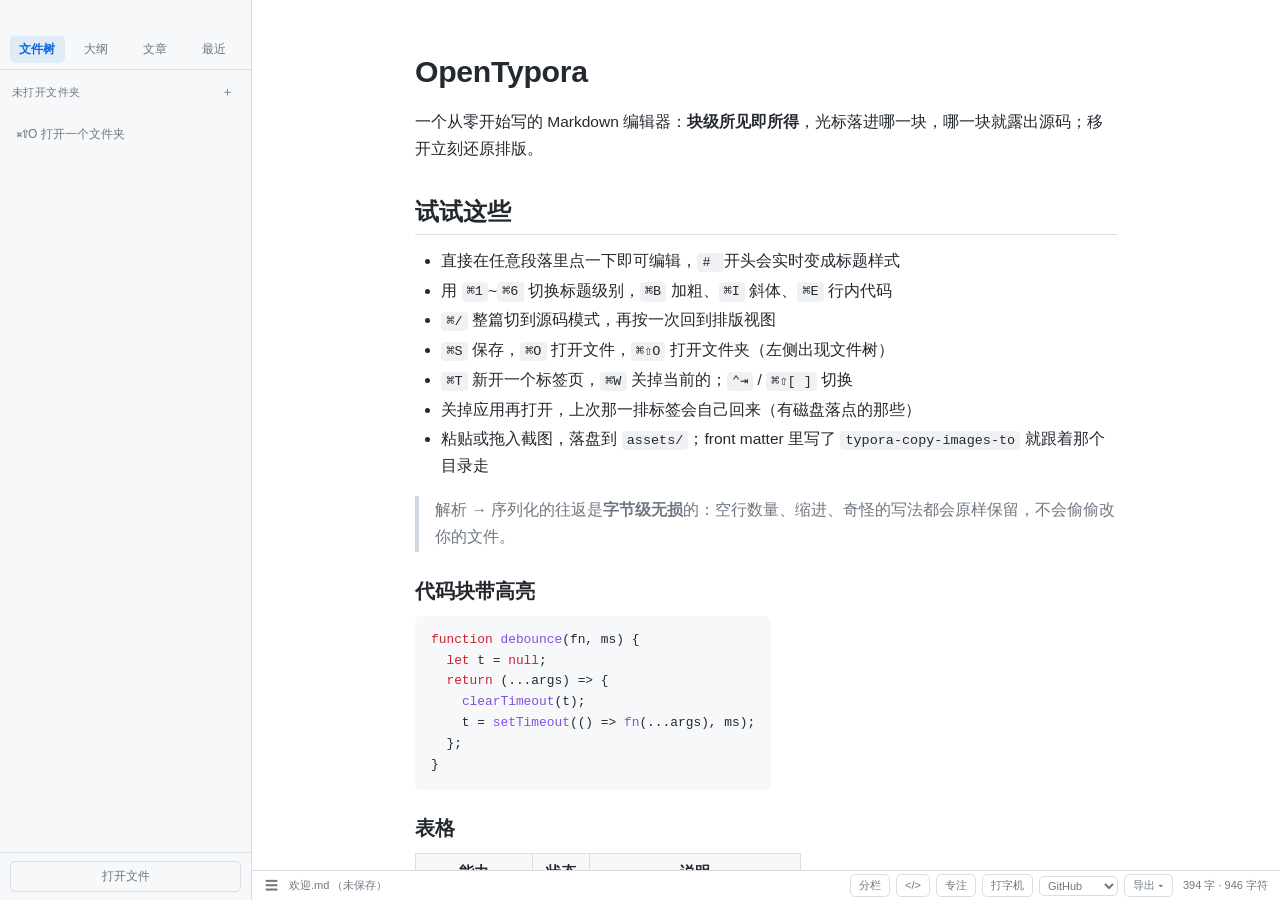
<file: app/index.html>
<!DOCTYPE html>
<html lang="zh-CN" data-theme="github">
<head>
  <meta charset="utf-8">
  <meta name="viewport" content="width=device-width, initial-scale=1">
  <title>OpenTypora</title>
  <link rel="stylesheet" href="vendor/katex/katex.min.css">
  <link rel="stylesheet" href="css/app.css">
</head>
<body>
  <div id="shell">
    <aside id="sidebar">
      <div class="side-tabs">
        <button class="side-tab active" data-panel="files">文件树</button>
        <button class="side-tab" data-panel="outline">大纲</button>
        <button class="side-tab" data-panel="articles">文章</button>
        <button class="side-tab" data-panel="recent">最近</button>
      </div>
      <div class="side-body">
        <div id="panel-files" class="panel active">
          <div class="folder-head">
            <span id="folder-name" title="未打开文件夹">未打开文件夹</span>
            <button id="btn-open-folder" class="icon-btn" title="打开文件夹">＋</button>
          </div>
          <div id="tree" class="tree"></div>
        </div>
        <div id="panel-outline" class="panel">
          <div class="panel-bar">
            <input id="outline-q" class="mini-input" type="text" placeholder="筛选标题" spellcheck="false" autocomplete="off">
          </div>
          <div id="outline" class="outline"></div>
        </div>
        <div id="panel-articles" class="panel">
          <div class="panel-bar">
            <select id="art-sort" class="mini-select" title="排序">
              <option value="mtime">按修改时间</option>
              <option value="name">按名称</option>
              <option value="size">按大小</option>
            </select>
            <select id="art-group" class="mini-select" title="分组">
              <option value="none">不分组</option>
              <option value="folder">按文件夹</option>
            </select>
          </div>
          <div id="articles" class="articles"></div>
        </div>
        <div id="panel-recent" class="panel">
          <div class="panel-bar"><span class="panel-hint">最近打开</span>
            <button id="recent-clear" class="mini-btn">清空</button></div>
          <div id="recent" class="recent"></div>
        </div>
      </div>
      <div class="side-foot">
        <button id="btn-open-file" class="side-action" title="打开文件 (⌘O)">打开文件</button>
      </div>
    </aside>

    <main id="main">
      <div id="tabbar" class="tabbar" hidden>
        <div id="tab-list" class="tab-list" role="tablist" aria-label="打开的文档"></div>
        <button id="tab-add" class="tab-add" type="button" title="新建标签页 (⌘T)" aria-label="新建标签页">＋</button>
      </div>
      <div id="editor-scroll">
        <div id="editor" class="editor" spellcheck="false"></div>
        <pre id="source-hl" class="source-hl" aria-hidden="true" hidden></pre>
        <textarea id="source-area" spellcheck="false" wrap="soft" autocomplete="off"></textarea>
      </div>

      <section id="split-view" class="split-view" hidden>
        <div id="split-left" class="split-pane split-left">
          <div class="split-bar">
            <span class="split-tag">Markdown</span>
            <span id="split-pos" class="split-pos">行 1 · 列 1</span>
            <button id="split-wrap" class="split-mini on" title="软换行（关闭后显示行号，长行横向滚动）">换行</button>
          </div>
          <div id="split-code" class="split-code wrap">
            <div id="split-gutter" class="split-gutter" aria-hidden="true">
              <div id="split-gutter-inner" class="split-gutter-inner">1</div>
            </div>
            <textarea id="split-src" spellcheck="false" wrap="soft" autocomplete="off"
                      autocapitalize="off" autocorrect="off"></textarea>
          </div>
        </div>

        <div id="split-divider" class="split-divider" role="separator" aria-label="拖动调整分栏比例"></div>

        <div class="split-pane split-right">
          <div class="split-bar">
            <span class="split-tag">预览</span>
            <label class="split-sync" title="滚动一侧时另一侧跟随">
              <input type="checkbox" id="split-sync" checked><span>同步滚动</span>
            </label>
          </div>
          <div id="split-prev" class="split-prev">
            <div id="split-prev-inner" class="editor"></div>
          </div>
        </div>
      </section>

      <div id="statusbar">
        <div class="sb-left">
          <button id="btn-sidebar" class="icon-btn" title="侧边栏">☰</button>
          <span id="sb-path" class="sb-path">未命名.md</span>
        </div>
        <div class="sb-right">
          <button id="tb-split" class="chip" title="分栏：源码 + 实时预览 (⌘⇧L)">分栏</button>
          <button id="tb-source" class="chip" title="源码模式 (⌘/)">&lt;/&gt;</button>
          <button id="tb-focus" class="chip" title="专注模式">专注</button>
          <button id="tb-typewriter" class="chip" title="打字机模式">打字机</button>
          <select id="theme-select" class="chip select" title="主题">
            <option value="github">GitHub</option>
            <option value="night">Night</option>
            <option value="newsprint">Newsprint</option>
            <option value="pixyll">Pixyll</option>
          </select>
          <button id="tb-export" class="chip" title="导出（HTML / PDF / Word / ePub / LaTeX）">导出 &#9662;</button>
          <span id="sb-count" class="sb-count">0 字</span>
        </div>
      </div>
    </main>
  </div>

  <div id="sel-bar" class="sel-bar" aria-hidden="true">
    <button id="sel-translate" class="sel-btn no-blur" title="用 macOS 本地翻译（⌘⇧Y）">
      <span class="sel-glyph">译</span><span class="sel-label">翻译</span>
    </button>
  </div>

  <div id="tr-panel" class="tr-panel" aria-hidden="true">
    <div class="tr-head">
      <span class="tr-title">本地翻译</span>
      <select id="tr-target" class="tr-target no-blur" title="目标语言">
        <option value="zh-Hans">中文（简体）</option>
        <option value="zh-Hant">中文（繁體）</option>
        <option value="en">English</option>
        <option value="ja">日本語</option>
        <option value="ko">한국어</option>
        <option value="fr">Français</option>
        <option value="de">Deutsch</option>
        <option value="es">Español</option>
        <option value="pt">Português</option>
        <option value="it">Italiano</option>
        <option value="ru">Русский</option>
        <option value="ar">العربية</option>
      </select>
      <button id="tr-close" class="tr-x no-blur" title="关闭">✕</button>
    </div>
    <div id="tr-src" class="tr-src"></div>
    <div id="tr-out" class="tr-out"></div>
    <div class="tr-foot">
      <span class="tr-note" id="tr-note">Apple 本地翻译 · 文本不离开本机</span>
      <div class="tr-actions">
        <button id="tr-copy" class="tr-btn no-blur">复制</button>
        <button id="tr-insert" class="tr-btn no-blur">插入下方</button>
        <button id="tr-replace" class="tr-btn primary no-blur">替换原文</button>
      </div>
    </div>
  </div>

  <div id="findbar" class="findbar" aria-hidden="true" role="search">
    <div class="fb-row">
      <input id="fb-q" class="fb-input" type="text" placeholder="查找" spellcheck="false" autocomplete="off">
      <span id="fb-count" class="fb-count"></span>
      <button id="fb-prev" class="fb-btn" title="上一个匹配 (⇧⏎)">↑</button>
      <button id="fb-next" class="fb-btn" title="下一个匹配 (⏎)">↓</button>
      <button id="fb-case" class="fb-btn fb-toggle" title="区分大小写">Aa</button>
      <button id="fb-word" class="fb-btn fb-toggle" title="全词匹配">⌷</button>
      <button id="fb-regex" class="fb-btn fb-toggle" title="正则表达式">.*</button>
      <button id="fb-close" class="fb-btn fb-x" title="关闭 (Esc)">✕</button>
    </div>
    <div class="fb-row fb-row-replace" id="fb-replace-row" hidden>
      <input id="fb-r" class="fb-input" type="text" placeholder="替换为" spellcheck="false" autocomplete="off">
      <button id="fb-rep" class="fb-btn fb-act" title="替换当前 (⌘⏎)">替换</button>
      <button id="fb-repall" class="fb-btn fb-act" title="全部替换 (⌘⌥⏎)">全部替换</button>
    </div>
  </div>

  <div id="prefs" class="prefs" aria-hidden="true">
    <div class="prefs-box" role="dialog" aria-label="偏好设置">
      <div class="prefs-head">
        <span>偏好设置</span>
        <button id="prefs-close" class="fb-btn fb-x" title="关闭 (Esc)">✕</button>
      </div>
      <div class="prefs-body">
        <div class="prefs-group">外观</div>
        <div class="prefs-row">
          <label for="prefs-theme">主题</label>
          <select id="prefs-theme" class="prefs-select"></select>
        </div>
        <div class="prefs-row">
          <label for="prefs-follow">跟随系统外观</label>
          <input id="prefs-follow" type="checkbox" class="prefs-check">
          <span class="prefs-note">系统切到深色时自动用 Night 主题</span>
        </div>
        <div class="prefs-row">
          <label for="prefs-size">正文字号</label>
          <input id="prefs-size" type="range" min="13" max="21" step="0.5">
          <span id="prefs-size-val" class="prefs-val">15.5</span>
        </div>
        <div class="prefs-row">
          <label for="prefs-width">正文宽度</label>
          <input id="prefs-width" type="range" min="620" max="1200" step="10">
          <span id="prefs-width-val" class="prefs-val">830</span>
        </div>
        <div class="prefs-row">
          <label for="prefs-font">正文字体</label>
          <select id="prefs-font" class="prefs-select"></select>
        </div>
        <div class="prefs-row" id="prefs-font-row">
          <label for="prefs-font-custom">字体族</label>
          <input id="prefs-font-custom" class="prefs-text" type="text"
                 placeholder="'Songti SC', Georgia, serif" spellcheck="false">
        </div>
        <div class="prefs-row">
          <label for="prefs-leading">行距</label>
          <input id="prefs-leading" type="range" min="1.3" max="2.4" step="0.02">
          <span id="prefs-leading-val" class="prefs-val">1.72</span>
        </div>
        <div class="prefs-row">
          <label for="prefs-bg">背景色</label>
          <input id="prefs-bg" class="prefs-color" type="color" value="#ffffff">
          <button id="prefs-bg-reset" class="prefs-btn" type="button">跟随主题</button>
          <span class="prefs-note">不影响代码块与侧边栏</span>
        </div>

        <div class="prefs-group">编辑</div>
        <div class="prefs-row">
          <label for="prefs-autosave">自动保存</label>
          <input id="prefs-autosave" type="checkbox" class="prefs-check">
          <span class="prefs-note">已命名文件改动 0.7 秒后写盘</span>
        </div>
        <div class="prefs-row">
          <label for="prefs-spell">拼写检查</label>
          <input id="prefs-spell" type="checkbox" class="prefs-check">
          <span class="prefs-note">使用系统拼写检查（红波浪线）</span>
        </div>
        <div class="prefs-row">
          <label for="prefs-autopair">自动配对</label>
          <input id="prefs-autopair" type="checkbox" class="prefs-check">
          <span class="prefs-note">括号、引号、反引号、强调符号自动补齐</span>
        </div>
        <div class="prefs-row">
          <label for="prefs-smart">智能标点</label>
          <input id="prefs-smart" type="checkbox" class="prefs-check">
          <span class="prefs-note">弯引号、"– / —"、省略号（代码片段内不转换）</span>
        </div>
        <div class="prefs-row">
          <label for="prefs-live">行内实时预览</label>
          <input id="prefs-live" type="checkbox" class="prefs-check">
          <span class="prefs-note">编辑时把 ** 之类的标记藏起来，光标移到那一段才露出来（代码、链接、公式、多行段落仍显示源码）</span>
        </div>
        <div class="prefs-row">
          <label for="prefs-lineno">代码块行号</label>
          <input id="prefs-lineno" type="checkbox" class="prefs-check">
          <span class="prefs-note">在代码块左侧显示行号</span>
        </div>
        <div class="prefs-row">
          <label for="prefs-zoom">视图缩放</label>
          <input id="prefs-zoom" type="range" min="80" max="200" step="10">
          <span id="prefs-zoom-val" class="prefs-val">100%</span>
        </div>
        <div class="prefs-row">
          <label for="prefs-imgcenter">图片居中</label>
          <input id="prefs-imgcenter" type="checkbox" class="prefs-check">
          <span class="prefs-note">独立成段的图片水平居中显示</span>
        </div>
        <div class="prefs-row">
          <label for="prefs-strict">严格模式</label>
          <input id="prefs-strict" type="checkbox" class="prefs-check">
          <span class="prefs-note">按 GFM 规范严格解析：<code>#</code> 后必须有空格，列表续行/子列表必须对齐内容列；
            同时关掉高亮、上下标、Emoji、笔记链接、Callout 等扩展</span>
        </div>

        <div class="prefs-group">文本片段（Text Snippet）</div>
        <div class="prefs-row prefs-col">
          <span class="prefs-note">一行一条：<code>触发词 =&gt; 内容</code>。内容里 <code>\n</code> 换行、
            <code>\t</code> 制表符、<code>$0</code> 指定光标落点；<code>#</code> 开头是注释。
            在编辑器里敲触发词后按 <b>Tab</b> 展开。</span>
          <textarea id="prefs-snippets" class="prefs-area" spellcheck="false" rows="6"
            placeholder="sig => 此致\n敬礼\n\n$0&#10;brb => be right back"></textarea>
        </div>

        <div class="prefs-group">自定义导出命令</div>
        <div class="prefs-row prefs-col">
          <span class="prefs-note">命令交给 <code>/bin/sh</code> 执行，可用占位符：
            <code>{src}</code> 当前文档（临时 .md）、<code>{out}</code> 输出文件（保存面板选定）、
            <code>{name}</code> 文档主名、<code>{dir}</code> 文档所在目录、<code>{ext}</code> 扩展名。
            命令会原样执行，只添加你自己信任的命令。</span>
          <div id="xcmd-list" class="xcmd-list"></div>
        </div>
        <div class="prefs-row prefs-actions">
          <button id="xcmd-add" class="prefs-btn">添加命令</button>
          <button id="xcmd-pandoc" class="prefs-btn">填入 pandoc 预设</button>
        </div>

        <div class="prefs-group">自定义主题</div>
        <div class="prefs-row prefs-col">
          <span class="prefs-note">把 <code>*.css</code> 放进主题目录，重新扫描后会出现在上面的主题列表里。
            CSS 会叠加在内置主题之上，用 <code>:root { --bg: …; --text: …; }</code> 覆盖变量即可。</span>
          <span id="prefs-themedir" class="prefs-path">—</span>
        </div>
        <div class="prefs-row prefs-actions">
          <button id="prefs-openthemes" class="prefs-btn">打开主题文件夹</button>
          <button id="prefs-reloadthemes" class="prefs-btn">重新扫描</button>
          <button id="prefs-reset" class="prefs-btn">恢复默认</button>
        </div>
      </div>
    </div>
  </div>

  <div id="wc-pop" class="wc-pop" aria-hidden="true">
    <div class="wc-row"><span>字</span><b id="wc-words">0</b></div>
    <div class="wc-row"><span>字符</span><b id="wc-chars">0</b></div>
    <div class="wc-row"><span>行</span><b id="wc-lines">0</b></div>
    <div class="wc-row"><span>段落</span><b id="wc-paras">0</b></div>
    <div class="wc-row"><span>阅读时间</span><b id="wc-time">0 分钟</b></div>
    <div class="wc-row wc-sel"><span>选区</span><b id="wc-sel">—</b></div>
  </div>

  <div id="palette" class="ovl" aria-hidden="true">
    <div class="ovl-box">
      <input id="palette-q" class="ovl-input" type="text" placeholder="跳到文件（模糊搜索）" spellcheck="false" autocomplete="off">
      <div id="palette-list" class="ovl-list"></div>
    </div>
  </div>

  <div id="gsearch" class="ovl" aria-hidden="true">
    <div class="ovl-box gs-box">
      <input id="gs-q" class="ovl-input" type="text" placeholder="在整个文件夹里搜索（⌘⇧F）" spellcheck="false" autocomplete="off">
      <div class="gs-opts">
        <button id="gs-case" class="fb-btn fb-toggle" title="区分大小写">Aa</button>
        <button id="gs-word" class="fb-btn fb-toggle" title="全词匹配">⌷</button>
        <button id="gs-regex" class="fb-btn fb-toggle" title="正则">.*</button>
        <span id="gs-count" class="gs-count"></span>
      </div>
      <div id="gs-list" class="ovl-list gs-list"></div>
    </div>
  </div>

  <div id="ctxmenu" class="ctxmenu" aria-hidden="true"></div>

  <div id="toast" class="toast"></div>

  <script src="vendor/katex/katex.min.js"></script>
  <script src="js/md.js"></script>
  <script src="js/inline.js"></script>
  <script src="js/snippet.js"></script>
  <script src="js/emoji.js"></script>
  <script src="js/zip.js"></script>
  <script src="js/yaml.js"></script>
  <script src="js/xcmd.js"></script>
  <script src="js/code.js"></script>
  <script src="js/dropfile.js"></script>
  <script src="js/docx.js"></script>
  <script src="js/odt.js"></script>
  <script src="js/textfmt.js"></script>
  <script src="js/infmt.js"></script>
  <script src="js/importer.js"></script>
  <script src="js/export.js"></script>
  <script src="js/doc.js"></script>
  <script src="js/diagram.js"></script>
  <script src="js/flow.js"></script>
  <script src="js/fnpop.js"></script>
  <script src="js/wikilink.js"></script>
  <script src="js/workbench.js"></script>
  <script src="js/imgman.js"></script>
  <script src="js/bridge.js"></script>
  <script src="js/caret.js"></script>
  <script src="js/spell.js"></script>
  <script src="js/typography.js"></script>
  <script src="js/tabs.js"></script>
  <script src="js/live.js"></script>
  <script src="js/editor.js"></script>
  <script src="js/srcmode.js"></script>
  <script src="js/table.js"></script>
  <script src="js/split.js"></script>
  <script src="js/ui.js"></script>
</body>
</html>
</file>
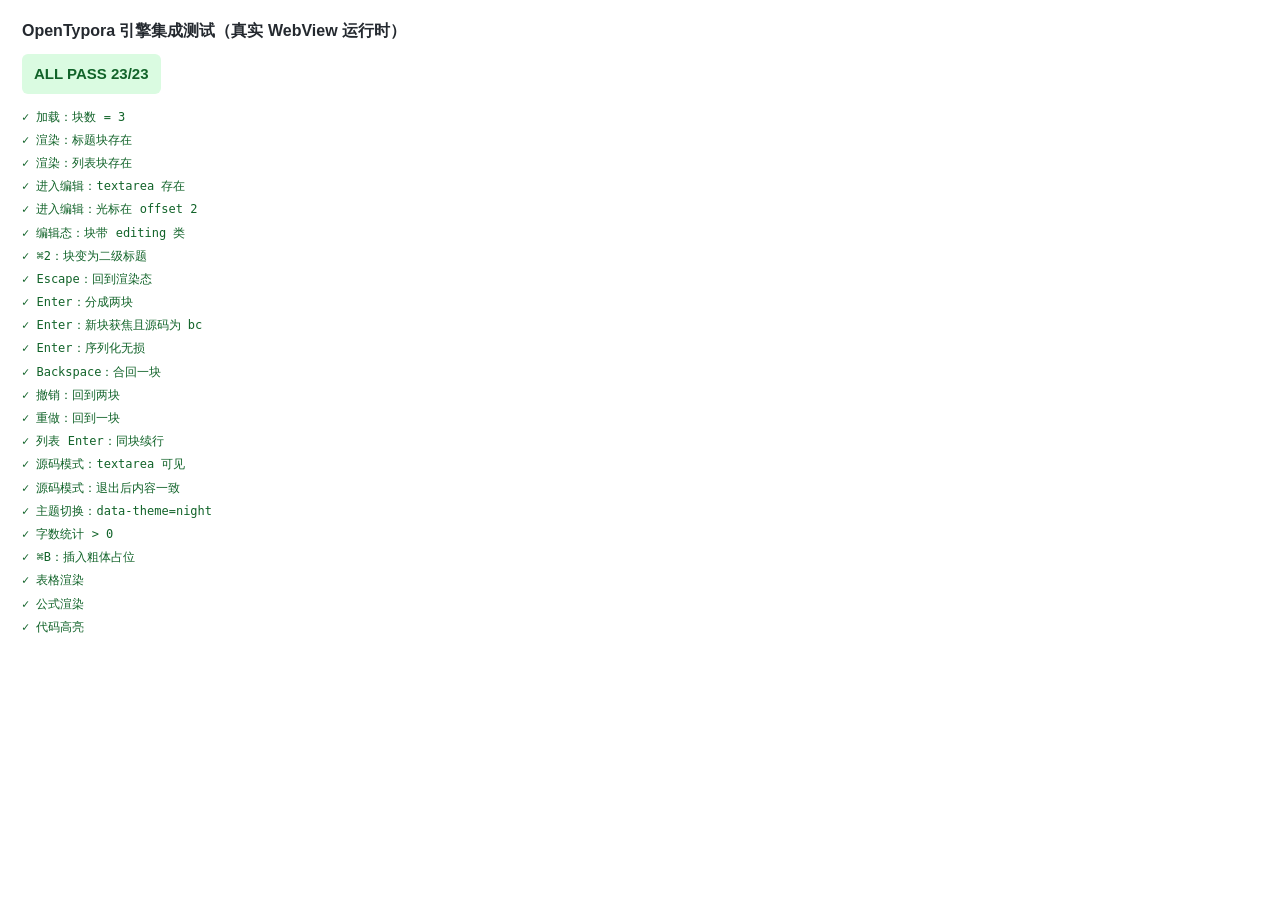
<file: test/harness.html>
<!DOCTYPE html>
<html>
<head>
<meta charset="utf-8">
<title>engine-harness</title>
<style>
  body { font: 13px/1.6 -apple-system, "PingFang SC", sans-serif; background:#fff; color:#24292f; margin:0; padding:18px 22px; }
  h1 { font-size: 16px; margin: 0 0 10px; }
  #result { font-weight: 700; font-size: 15px; padding: 8px 12px; border-radius: 6px; margin-bottom: 12px; display: inline-block; }
  .ok { background: #dafbe1; color: #116329; }
  .bad { background: #ffebe9; color: #c0392b; }
  .line { padding: 2px 0; font-family: "SF Mono", Menlo, monospace; font-size: 12px; }
  .pass { color: #116329; }
  .fail { color: #c0392b; }
  #hidden-editor { position: absolute; left: -99999px; top: 0; width: 800px; }
  #hidden-editor #editor-scroll { height: 400px; overflow: auto; }
</style>
</head>
<body>
  <h1>OpenTypora 引擎集成测试（真实 WebView 运行时）</h1>
  <div id="result">运行中…</div>
  <div id="log"></div>
  <div id="hidden-editor">
    <div id="editor-scroll"><div id="editor"></div><textarea id="source-area"></textarea></div>
  </div>
  <script src="../app/js/md.js"></script>
  <script src="../app/js/bridge.js"></script>
  <script src="../app/js/editor.js"></script>
  <script>
  (function () {
    var pass = 0, fail = 0, lines = [];
    function assert(name, cond, detail) {
      if (cond) { pass++; lines.push('<div class="line pass">✓ ' + name + '</div>'); }
      else { fail++; lines.push('<div class="line fail">✗ ' + name + (detail ? ' — ' + detail : '') + '</div>'); }
    }
    function blockCount() { return Editor.getState().model.blocks.length; }
    function srcArea() { return document.querySelector('#editor textarea.src'); }
    function fireKey(ta, opts) {
      var e = new KeyboardEvent('keydown', Object.assign({ bubbles: true, cancelable: true }, opts));
      ta.dispatchEvent(e);
    }
    function type(ta, value) {
      // 模拟输入：改值 + input 事件
      ta.value = value;
      ta.dispatchEvent(new Event('input', { bubbles: true }));
    }
    function src() { return Editor.getValue(); }

    Editor.init({});

    // 1. 加载与渲染
    Editor.load('# 标题\n\n段落 **粗体**。\n\n- 甲\n- 乙\n');
    assert('加载：块数 = 3', blockCount() === 3, '实际 ' + blockCount());
    assert('渲染：标题块存在', !!document.querySelector('#editor .blk.h1'));
    assert('渲染：列表块存在', !!document.querySelector('#editor .blk.list ul li'));

    // 2. 进块编辑
    Editor.enterEdit(0, 2);
    var ta = srcArea();
    assert('进入编辑：textarea 存在', !!ta);
    assert('进入编辑：光标在 offset 2', ta && ta.selectionStart === 2);
    assert('编辑态：块带 editing 类', !!document.querySelector('#editor .blk.h1.editing'));

    // 3. 标题级别切换 (Cmd+2)
    fireKey(ta, { key: '2', metaKey: true });
    assert('⌘2：块变为二级标题', srcArea().value.indexOf('## ') === 0, srcArea().value);

    // 4. Esc 退出后回渲染态
    fireKey(srcArea(), { key: 'Escape' });
    assert('Escape：回到渲染态', !document.querySelector('#editor textarea.src'));

    // 5. Enter 分块
    Editor.load('abc');
    Editor.enterEdit(0, 1);
    fireKey(srcArea(), { key: 'Enter' });
    assert('Enter：分成两块', blockCount() === 2, '实际 ' + blockCount());
    assert('Enter：新块获焦且源码为 bc', srcArea() && srcArea().value === 'bc', srcArea() ? srcArea().value : 'null');
    assert('Enter：序列化无损', src() === 'a\n\nbc', JSON.stringify(src()));

    // 6. Backspace 合块
    Editor.enterEdit(1, 0);
    fireKey(srcArea(), { key: 'Backspace' });
    assert('Backspace：合回一块', blockCount() === 1 && src() === 'abc', src());

    // 7. 撤销
    Editor.undo();
    assert('撤销：回到两块', blockCount() === 2, '实际 ' + blockCount());
    Editor.redo();
    assert('重做：回到一块', blockCount() === 1 && src() === 'abc', src());

    // 8. 列表续行
    Editor.load('- 甲\n- 乙\n');
    Editor.enterEdit(0, 3);
    fireKey(srcArea(), { key: 'Enter' });
    assert('列表 Enter：同块续行', srcArea().value === '- 甲\n- \n- 乙', JSON.stringify(srcArea().value));

    // 9. 源码模式往返
    var before = src();
    Editor.toggleSource(true);
    assert('源码模式：textarea 可见', document.getElementById('source-area').style.display === 'block');
    Editor.toggleSource(false);
    assert('源码模式：退出后内容一致', src() === before, JSON.stringify(src()));

    // 10. 主题切换与字数
    Editor.setTheme('night');
    assert('主题切换：data-theme=night', document.documentElement.getAttribute('data-theme') === 'night');
    Editor.setTheme('github');
    var c = Editor.countWords.call(null) || MD.countWords(src());
    assert('字数统计 > 0', MD.countWords(src()).words > 0);

    // 11. 快捷键 ⌘B 包粗体
    Editor.load('文字');
    Editor.enterEdit(0, 2);
    fireKey(srcArea(), { key: 'b', metaKey: true });
    assert('⌘B：插入粗体占位', srcArea().value === '文字**粗体**', srcArea().value);

    // 12. 表格 / 公式 / 代码渲染
    Editor.load('| a | b |\n| --- | --- |\n| 1 | 2 |\n\n$$\n\\frac{a}{b}\n$$\n\n```js\nvar x = 1;\n```\n');
    assert('表格渲染', !!document.querySelector('#editor .blk.table table'));
    assert('公式渲染', !!document.querySelector('#editor .blk.mathblock .m-frac'));
    assert('代码高亮', !!document.querySelector('#editor .blk.code .tok-kw'));

    var box = document.getElementById('result');
    box.textContent = (fail ? 'FAIL ' : 'ALL PASS ') + pass + '/' + (pass + fail);
    box.className = fail ? 'bad' : 'ok';
    document.getElementById('log').innerHTML = lines.join('');
    document.title = fail ? 'FAIL ' + fail : 'PASS ' + pass;
  })();
  </script>
</body>
</html>
</file>
<file: app/css/app.css>
/* ============================================================
 * app.css — 版式 + 六套内置主题
 *   GitHub / Night / Newsprint / Pixyll / Whitey / Gothic
 * ============================================================ */

/* ---------------- 主题变量 ---------------- */
:root {
  --font-ui: -apple-system, BlinkMacSystemFont, "SF Pro Text", "Helvetica Neue", "PingFang SC", sans-serif;
  --font-body: -apple-system, BlinkMacSystemFont, "SF Pro Text", "Helvetica Neue", "PingFang SC", "Microsoft YaHei", sans-serif;
  --font-mono: "SF Mono", "JetBrains Mono", Menlo, Consolas, "Liberation Mono", monospace;
  --content-width: 830px;
  --radius: 6px;
  --spell: #d1242f;
}

html[data-theme="github"] {
  --bg: #ffffff;
  --text: #24292f;
  --muted: #6e7781;
  --border: #d8dee4;
  --sidebar-bg: #f6f8fa;
  --code-bg: #f6f8fa;
  --code-inline-bg: rgba(175, 184, 193, .2);
  --quote: #d0d7de;
  --accent: #0969da;
  --sel: rgba(9, 105, 218, .09);
  --mark: #fff8c5;
  --h-rule: #d8dee4;
  --spell: #d1242f;
  --tok-kw: #cf222e;
  --tok-st: #0a3069;
  --tok-cm: #6e7781;
  --tok-nu: #0550ae;
  --tok-fn: #8250df;
  --tok-type: #953800;
  --tok-key: #116329;
  --tok-meta: #6e7781;
  --tok-ins: #1a7f37;
  --tok-del: #cf222e;
}

html[data-theme="night"] {
  --bg: #26292e;
  --text: #cdd3dd;
  --muted: #868e9c;
  --border: #3a3f47;
  --sidebar-bg: #1f2226;
  --code-bg: #1b1e22;
  --code-inline-bg: rgba(255, 255, 255, .1);
  --quote: #4a5058;
  --accent: #5aa9f7;
  --sel: rgba(90, 169, 247, .16);
  --mark: #6a5a1e;
  --h-rule: #3a3f47;
  --spell: #ff8f8f;
  --tok-kw: #c678dd;
  --tok-st: #98c379;
  --tok-cm: #7b8391;
  --tok-nu: #d19a66;
  --tok-fn: #61afef;
  --tok-type: #e5c07b;
  --tok-key: #7ec699;
  --tok-meta: #8b949e;
  --tok-ins: #7ee787;
  --tok-del: #ff7b72;
}

html[data-theme="newsprint"] {
  --font-body: "Iowan Old Style", "Palatino Linotype", Palatino, Georgia, "Songti SC", "STSong", serif;
  --bg: #f5f3ee;
  --text: #1d1d1b;
  --muted: #6f6a60;
  --border: #ddd8cc;
  --sidebar-bg: #efece4;
  --code-bg: #ebe7dd;
  --code-inline-bg: #e6e1d6;
  --quote: #c9c2b2;
  --accent: #8a6d3b;
  --sel: rgba(138, 109, 59, .12);
  --mark: #f3e6b3;
  --h-rule: #ddd8cc;
  --spell: #b3402f;
  --tok-kw: #8a5a44;
  --tok-st: #4a6b52;
  --tok-cm: #8f8878;
  --tok-nu: #7a5c2e;
  --tok-fn: #5b5f8a;
  --tok-type: #7a5c2e;
  --tok-key: #4a6b52;
  --tok-meta: #8f8878;
  --tok-ins: #2f6b3f;
  --tok-del: #a03b2e;
}

html[data-theme="pixyll"] {
  --bg: #ffffff;
  --text: #333333;
  --muted: #8c8c8c;
  --border: #eaeaea;
  --sidebar-bg: #fafafa;
  --code-bg: #f7f7f7;
  --code-inline-bg: #f0f0f0;
  --quote: #dcdcdc;
  --accent: #2f7ec7;
  --sel: rgba(47, 126, 199, .1);
  --mark: #fff2a8;
  --h-rule: transparent;
  --spell: #c0392b;
  --tok-kw: #a0417b;
  --tok-st: #2b7a4b;
  --tok-cm: #999999;
  --tok-nu: #b06a1f;
  --tok-fn: #3b6ea5;
  --tok-type: #b06a1f;
  --tok-key: #2b7a4b;
  --tok-meta: #999999;
  --tok-ins: #2b7a4b;
  --tok-del: #b8372e;
}

/* Whitey —— 纯白极简：灰阶配色，链接靠下划线而不是颜色区分 */
html[data-theme="whitey"] {
  --bg: #ffffff;
  --text: #222222;
  --muted: #9a9a9a;
  --border: #ededed;
  --sidebar-bg: #fcfcfc;
  --code-bg: #f8f8f8;
  --code-inline-bg: #f2f2f2;
  --quote: #e6e6e6;
  --accent: #444444;
  --sel: rgba(0, 0, 0, .06);
  --mark: #fff3a3;
  --h-rule: #ededed;
  --spell: #c0392b;
  --tok-kw: #7a3e9d;
  --tok-st: #1f7a3f;
  --tok-cm: #a0a0a0;
  --tok-nu: #a05a00;
  --tok-fn: #2b6ea8;
  --tok-type: #a05a00;
  --tok-key: #1f7a3f;
  --tok-meta: #a0a0a0;
  --tok-ins: #1f7a3f;
  --tok-del: #b23a2e;
}
html[data-theme="whitey"] .blk.h1,
html[data-theme="whitey"] .blk.h2 { border-bottom: 1px solid var(--h-rule); padding-bottom: .18em; }
html[data-theme="whitey"] a { color: var(--accent); text-decoration: underline; text-underline-offset: 2px; }

/* Gothic —— 深灰底 + 暖红强调，标题字距略松 */
html[data-theme="gothic"] {
  --bg: #1d1d1f;
  --text: #d9d9d9;
  --muted: #8b8b8e;
  --border: #343437;
  --sidebar-bg: #161618;
  --code-bg: #141416;
  --code-inline-bg: rgba(255, 255, 255, .08);
  --quote: #3f3f43;
  --accent: #e05252;
  --sel: rgba(224, 82, 82, .16);
  --mark: #5c4a1c;
  --h-rule: #343437;
  --spell: #ff8f8f;
  --tok-kw: #e05252;
  --tok-st: #9ecb7a;
  --tok-cm: #77777c;
  --tok-nu: #d9a05b;
  --tok-fn: #7fb3e8;
  --tok-type: #d9a05b;
  --tok-key: #9ecb7a;
  --tok-meta: #8a8a90;
  --tok-ins: #8fd18f;
  --tok-del: #e07a7a;
}
html[data-theme="gothic"] .blk.h1,
html[data-theme="gothic"] .blk.h2,
html[data-theme="gothic"] .blk.h3 { letter-spacing: .02em; }
html[data-theme="gothic"] .blk.quote { border-left-color: var(--accent); }

/* ---------------- 基础 ---------------- */
* { box-sizing: border-box; }
html, body {
  height: 100%; margin: 0; padding: 0;
  background: var(--bg); color: var(--text);
  font-family: var(--font-body);
  -webkit-font-smoothing: antialiased;
  overflow: hidden;
}
/* 行距可调：--leading 是正文行高，--lh-scale 是「相对默认 1.72 的倍数」，
 * 标题按同一比例缩放，整篇的呼吸感才一致（默认 1 时与旧版逐像素相同）。
 * 代码块不参与 —— 行号列是按固定行高对齐的，一缩放就错行。 */
body { font-size: var(--base-size, 15.5px); line-height: var(--leading, 1.72); }
::selection { background: var(--sel); }
::-webkit-scrollbar { width: 10px; height: 10px; }
::-webkit-scrollbar-thumb {
  background: color-mix(in srgb, var(--muted) 35%, transparent);
  border-radius: 6px; border: 2px solid transparent; background-clip: content-box;
}
::-webkit-scrollbar-thumb:hover { background: color-mix(in srgb, var(--muted) 60%, transparent); background-clip: content-box; }
::-webkit-scrollbar-track { background: transparent; }

/* ---------------- 布局 ---------------- */
#shell { display: flex; height: 100vh; }

#sidebar {
  flex: 0 0 252px; width: 252px;
  display: flex; flex-direction: column;
  background: var(--sidebar-bg);
  border-right: 1px solid var(--border);
  font-family: var(--font-ui);
  transition: margin-left .18s ease;
}
#sidebar.collapsed { margin-left: -253px; }

.side-tabs {
  display: flex; gap: 4px; padding: 36px 10px 6px;
  border-bottom: 1px solid var(--border);
}
.side-tab {
  flex: 1; padding: 5px 0; font-size: 12px;
  background: transparent; border: 0; border-radius: 5px;
  color: var(--muted); cursor: pointer; font-family: inherit;
}
.side-tab.active { background: var(--sel); color: var(--accent); font-weight: 600; }
.side-body { flex: 1; overflow: hidden; position: relative; }
.panel { display: none; height: 100%; overflow-y: auto; padding: 6px 8px 12px; }
.panel.active { display: block; }

.folder-head {
  display: flex; align-items: center; justify-content: space-between;
  padding: 6px 4px 8px; font-size: 11px; letter-spacing: .04em;
  color: var(--muted); text-transform: uppercase;
}
#folder-name { overflow: hidden; text-overflow: ellipsis; white-space: nowrap; }
.icon-btn {
  background: transparent; border: 0; color: var(--muted);
  cursor: pointer; font-size: 13px; padding: 1px 5px; border-radius: 4px;
  font-family: inherit;
}
.icon-btn:hover { background: var(--sel); color: var(--accent); }

.tree-item {
  display: block; width: 100%; text-align: left;
  padding: 4px 8px; font-size: 12.5px; color: var(--text);
  border: 0; background: transparent; border-radius: 4px;
  cursor: pointer; white-space: nowrap; overflow: hidden; text-overflow: ellipsis;
  font-family: inherit;
}
.tree-item:hover { background: var(--sel); }
.tree-item.active { background: var(--sel); color: var(--accent); font-weight: 600; }
.tree-item.dir { color: var(--muted); font-weight: 600; }

.outline-item {
  display: flex; align-items: center; gap: 2px; width: 100%; text-align: left;
  padding: 3px 8px; font-size: 12.5px; cursor: pointer;
  border: 0; border-left: 2px solid transparent;
  background: transparent; color: var(--muted);
  font-family: inherit;
}
.outline-item:hover { color: var(--text); }
.outline-item.active { color: var(--accent); border-left-color: var(--accent); background: var(--sel); }
.ol-text { white-space: nowrap; overflow: hidden; text-overflow: ellipsis; flex: 1; }
.ol-caret {
  flex: 0 0 12px; width: 12px; text-align: center; font-size: 9px;
  color: var(--muted); opacity: .55; transform: rotate(0deg);
  transition: transform .12s ease;
}
.ol-caret:hover { opacity: 1; color: var(--accent); }
.ol-caret.fold { transform: rotate(-90deg); }
.ol-caret.ghost { visibility: hidden; }
.outline-empty { padding: 14px 8px; font-size: 12px; color: var(--muted); }

.side-foot { padding: 8px 10px; border-top: 1px solid var(--border); }
.side-action {
  width: 100%; padding: 6px 0; font-size: 12px; font-family: inherit;
  background: transparent; color: var(--muted);
  border: 1px solid var(--border); border-radius: 5px; cursor: pointer;
}
.side-action:hover { color: var(--accent); border-color: var(--accent); }

#main { flex: 1; display: flex; flex-direction: column; min-width: 0; }

/* ---------------- 标签页 ----------------
 * 顶部 28px 是原生壳留给拖动窗口的透明条（DragStripView 盖在 webview 上，
 * 这里的点击根本收不到），所以标签行从 28px 之下开始；那 28px 也涂成
 * 侧边栏色，整条看起来才像一条标题栏。
 */
#tabbar {
  flex: 0 0 auto;
  display: flex; align-items: flex-end; gap: 4px;
  padding: 28px 8px 0;
  background: var(--sidebar-bg);
  border-bottom: 1px solid var(--border);
  font-family: var(--font-ui);
  user-select: none;
}
#tabbar[hidden] { display: none; }

.tab-list {
  display: flex; align-items: flex-end; gap: 2px;
  flex: 1; min-width: 0;
  overflow-x: auto; overflow-y: hidden;
  scrollbar-width: none;
  /* 自己往下探 1px 盖住 #tabbar 的下边框：活动标签的底色才能和正文连成一片。
   * 放在标签上不行 —— 负外边距会被这里的 overflow 裁掉。 */
  margin-bottom: -1px;
}
.tab-list::-webkit-scrollbar { display: none; }

.tab {
  position: relative;
  display: flex; align-items: center; gap: 6px;
  flex: 0 1 auto; min-width: 64px; max-width: 210px;
  height: 30px; padding: 0 6px 0 10px;
  border: 1px solid transparent; border-bottom: 0;
  border-radius: 7px 7px 0 0;
  background: transparent;
  color: var(--muted);
  font-size: 12.5px; line-height: 1;
  cursor: default;
  overflow: hidden;
}
.tab:hover { background: var(--sel); color: var(--text); }
.tab.active {
  background: var(--bg); color: var(--text);
  border-color: var(--border);
  box-shadow: inset 0 2px 0 var(--accent);
}
.tab.dragging { opacity: .45; }

.tab-name {
  flex: 1 1 auto; min-width: 0;
  overflow: hidden; text-overflow: ellipsis; white-space: nowrap;
}
.tab-dot {
  flex: 0 0 6px; width: 6px; height: 6px; border-radius: 50%;
  background: var(--accent); opacity: 0;
}
.tab.dirty .tab-dot { opacity: 1; }
.tab.dirty:hover .tab-dot { opacity: 0; }

.tab-x {
  flex: 0 0 16px; width: 16px; height: 16px;
  display: flex; align-items: center; justify-content: center;
  padding: 0; border: 0; border-radius: 4px;
  background: transparent; color: inherit;
  font: 11px/1 var(--font-ui);
  opacity: 0; cursor: pointer;
}
.tab:hover .tab-x, .tab.active .tab-x { opacity: .5; }
.tab-x:hover { opacity: 1 !important; background: var(--h-rule); }

.tab-add {
  flex: 0 0 26px; width: 26px; height: 26px; margin-bottom: 2px;
  padding: 0; border: 0; border-radius: 6px;
  background: transparent; color: var(--muted);
  font: 15px/1 var(--font-ui); cursor: pointer;
}
.tab-add:hover { background: var(--sel); color: var(--accent); }

/* 有标签栏时正文顶部留白收一点，别让文首离窗口太远 */
body.has-tabs #editor { padding-top: 22px; }

#editor-scroll { flex: 1; overflow-y: auto; position: relative; scroll-behavior: smooth; }
#editor {
  max-width: var(--content-width);
  margin: 0 auto;
  padding: 46px 64px 320px;
  outline: none;
}

/* ---------------- 状态栏 ---------------- */
#statusbar {
  height: 30px; flex: 0 0 30px;
  display: flex; align-items: center; justify-content: space-between;
  padding: 0 8px; gap: 10px;
  font-family: var(--font-ui); font-size: 11px;
  color: var(--muted);
  border-top: 1px solid var(--border);
  background: var(--bg);
  user-select: none;
}
.sb-left, .sb-right { display: flex; align-items: center; gap: 6px; min-width: 0; }
.sb-path { overflow: hidden; text-overflow: ellipsis; white-space: nowrap; max-width: 40vw; }
.sb-path.dirty::after { content: " ●"; color: var(--accent); }
.chip {
  font-size: 11px; font-family: inherit; line-height: 1.5;
  padding: 2px 8px; border-radius: 5px;
  border: 1px solid var(--border); background: transparent;
  color: var(--muted); cursor: pointer; white-space: nowrap;
}
.chip:hover { border-color: var(--accent); color: var(--accent); }
.chip.on { background: var(--accent); border-color: var(--accent); color: #fff; }
select.chip { padding: 2px 4px; }
.sb-count {
  font-variant-numeric: tabular-nums; white-space: nowrap;
  background: none; border: 0; padding: 2px 4px; border-radius: 4px;
  font: inherit; color: inherit; cursor: pointer;
}
.sb-count:hover { background: var(--hover); color: var(--text); }

/* 字数面板 */
.wc-pop {
  position: fixed; z-index: 80; display: none;
  min-width: 190px; padding: 9px 11px;
  background: var(--pop-bg, var(--sidebar-bg));
  border: 1px solid var(--border); border-radius: 8px;
  box-shadow: 0 8px 26px rgba(0, 0, 0, .18);
  font-family: var(--font-ui); font-size: 12px; color: var(--text);
}
.wc-pop.show { display: block; }
.wc-row { display: flex; justify-content: space-between; gap: 18px; padding: 2px 0; }
.wc-row span { color: var(--muted); }
.wc-row b { font-weight: 600; font-variant-numeric: tabular-nums; }
.wc-sel { border-top: 1px solid var(--border); margin-top: 5px; padding-top: 6px; }

/* ---------------- 正文排版 ---------------- */
.editor { counter-reset: none; }
.blk { position: relative; }

.blk.para { margin: 0 0 1.05em; }
.blk.para.blank { min-height: 1.5em; }

.blk.h1 { font-size: 1.95em; font-weight: 700; line-height: calc(1.3 * var(--lh-scale, 1)); margin: 1.5em 0 .6em; letter-spacing: -.01em; }
.blk.h2 { font-size: 1.55em; font-weight: 700; line-height: calc(1.35 * var(--lh-scale, 1)); margin: 1.4em 0 .55em; padding-bottom: .2em; border-bottom: 1px solid var(--h-rule); }
.blk.h3 { font-size: 1.28em; font-weight: 650; line-height: calc(1.4 * var(--lh-scale, 1)); margin: 1.3em 0 .5em; }
.blk.h4 { font-size: 1.1em; font-weight: 650; margin: 1.2em 0 .45em; }
.blk.h5 { font-size: 1em; font-weight: 650; margin: 1.1em 0 .4em; }
.blk.h6 { font-size: .95em; font-weight: 650; margin: 1.1em 0 .4em; color: var(--muted); }
.blk.h1:first-child, .blk.h2:first-child { margin-top: .2em; }

.blk.quote { margin: 0 0 1.05em; }
.blk.quote blockquote {
  margin: 0; padding: .1em 0 .1em 1.05em;
  border-left: 4px solid var(--quote); color: var(--muted);
}
.blk.quote > blockquote > .blk:last-child { margin-bottom: 0; }

/* 引用式链接定义行：[id]: url —— 不占版面，源码模式可见 */
.blk.linkdef { display: none !important; }

/* Callouts / GitHub Alerts */
.blk.callout > blockquote.callout {
  border-left-width: 4px; border-radius: 4px;
  padding: .55em .9em .6em; margin: .2em 0; color: inherit;
  background: rgba(9, 105, 218, .06); border-left-color: #0969da;
}
.blk.callout .callout-title {
  display: flex; align-items: center; gap: .4em;
  font-weight: 650; font-size: .95em; margin-bottom: .3em;
}
.blk.callout .callout-icon { font-size: 1em; line-height: 1; }
.blk.callout .callout-name { letter-spacing: .01em; }
.blk.callout .callout-note { border-left-color: #0969da; background: rgba(9, 105, 218, .07); }
.blk.callout blockquote.callout-tip { border-left-color: #1a7f37; background: rgba(26, 127, 55, .07); }
.blk.callout blockquote.callout-important { border-left-color: #8250df; background: rgba(130, 80, 223, .07); }
.blk.callout blockquote.callout-warning { border-left-color: #9a6700; background: rgba(154, 103, 0, .08); }
.blk.callout blockquote.callout-caution { border-left-color: #cf222e; background: rgba(207, 34, 46, .07); }

/* 行内扩展：上下标 / Emoji / 裸链接 */
.blk sup, .blk sub { font-size: .75em; line-height: 0; }
.blk .emoji { font-family: "Apple Color Emoji", "Segoe UI Emoji", sans-serif; font-style: normal; }
.blk a.bare-url { word-break: break-all; }

.blk.list { margin: 0 0 1.05em; }
.blk.list ul, .blk.list ol { margin: 0; padding-left: 1.7em; }
.blk.list li { margin: .2em 0; }
.blk.list li > ul, .blk.list li > ol { margin: .2em 0; }
.blk.list.task-list { list-style: none; }
.blk.list.task-list > ul { padding-left: .3em; }
.blk.list input.task {
  width: 13px; height: 13px; margin: 0 .45em 0 0;
  vertical-align: -1px; accent-color: var(--accent); cursor: pointer;
}

.blk.hr { margin: 1.8em 0; }
.blk.hr hr { border: 0; border-top: 1px solid var(--border); margin: 0; }

.blk.code { margin: 0 0 1.2em; position: relative; }
.blk.code pre {
  margin: 0; padding: 14px 16px; overflow-x: auto;
  background: var(--code-bg); border-radius: var(--radius);
  font-family: var(--font-mono); font-size: calc(var(--base-size, 15.5px) * .83); line-height: 1.62;
  tab-size: 4;
}
.blk.code pre code { font-family: inherit; background: none; padding: 0; font-size: inherit; }
.code-lang {
  position: absolute; top: 6px; right: 10px;
  font-family: var(--font-ui); font-size: 10px;
  letter-spacing: .05em; text-transform: uppercase;
  color: var(--muted); opacity: .7; pointer-events: none;
}

/* 代码块工具条：语言选择 + 复制 */
.blk.code .code-bar {
  position: absolute; top: 5px; right: 8px; z-index: 3;
  display: flex; align-items: center; gap: 6px;
  opacity: 0; transition: opacity .12s ease;
}
.blk.code:hover .code-bar, .blk.code .code-bar:focus-within { opacity: 1; }
.blk.code .code-lang-sel {
  height: 20px; padding: 0 4px; max-width: 124px;
  font-family: var(--font-ui); font-size: 10.5px; color: var(--muted);
  background: var(--sidebar-bg); border: 1px solid var(--border);
  border-radius: 4px; cursor: pointer; appearance: none;
}
.blk.code .code-copy {
  height: 20px; padding: 0 7px;
  font-family: var(--font-ui); font-size: 10.5px; color: var(--muted);
  background: var(--sidebar-bg); border: 1px solid var(--border);
  border-radius: 4px; cursor: pointer;
}
.blk.code .code-copy:hover, .blk.code .code-lang-sel:hover { color: var(--text); }
.blk.code .code-body { display: flex; align-items: stretch; }
.blk.code .code-gutter {
  flex: 0 0 auto; padding: 14px 8px 14px 12px; margin-right: -6px;
  font-family: var(--font-mono); font-size: calc(var(--base-size, 15.5px) * .78);
  line-height: 1.62; text-align: right; color: var(--muted); opacity: .55;
  background: var(--code-bg); border-radius: var(--radius) 0 0 var(--radius);
  user-select: none; white-space: pre; overflow: hidden;
}
.blk.code.has-lines .code-body pre {
  border-radius: 0 var(--radius) var(--radius) 0;
  white-space: pre; overflow-x: auto;
}
.blk.code.has-lines .code-gutter { overflow: hidden; }
.tok-kw { color: var(--tok-kw); }
.tok-st { color: var(--tok-st); }
.tok-cm { color: var(--tok-cm); font-style: italic; }
.tok-nu { color: var(--tok-nu); }
.tok-fn { color: var(--tok-fn); }
.tok-tag { color: var(--tok-kw); }
.tok-type { color: var(--tok-type); }
.tok-key { color: var(--tok-key); }
.tok-meta { color: var(--tok-meta); font-weight: 600; }
.tok-ins { color: var(--tok-ins); }
.tok-del { color: var(--tok-del); }

.blk.table { margin: 0 0 1.2em; overflow-x: auto; }
.blk.table table { border-collapse: collapse; font-size: .95em; }
.blk.table th, .blk.table td {
  border: 1px solid var(--border); padding: 6px 13px;
}
.blk.table th { background: var(--code-bg); font-weight: 650; }
.blk.table td, .blk.table th { position: relative; }
.blk.table td:hover, .blk.table th:hover {
  box-shadow: inset 0 0 0 1px color-mix(in srgb, var(--accent) 40%, transparent);
}
.tbl-cell-input {
  width: 100%; min-width: 42px; box-sizing: border-box;
  padding: 1px 2px; margin: -2px -3px;
  font: inherit; color: var(--text);
  background: var(--bg); border: 1px solid var(--accent); border-radius: 3px;
  outline: none;
}
.tbl-dlg-mask {
  position: fixed; inset: 0; z-index: 120;
  display: flex; align-items: center; justify-content: center;
  background: rgba(0, 0, 0, .22);
}
.tbl-dlg {
  width: 260px; padding: 16px 18px 14px;
  background: var(--sidebar-bg); color: var(--text);
  border: 1px solid var(--border); border-radius: 10px;
  box-shadow: 0 14px 40px rgba(0, 0, 0, .25);
  font-family: var(--font-ui); font-size: 12.5px;
}
.tbl-dlg-title { font-weight: 650; font-size: 13.5px; margin-bottom: 10px; }
.tbl-dlg label { display: flex; align-items: center; justify-content: space-between; gap: 10px; padding: 5px 0; color: var(--muted); }
.tbl-dlg input {
  width: 74px; height: 26px; padding: 0 8px;
  font: inherit; color: var(--text);
  background: var(--bg); border: 1px solid var(--border); border-radius: 5px;
}
.tbl-dlg.wide { width: 430px; }

/* HTML 导出的自定义 head / body 片段 */
.tbl-dlg .html-frag-label { margin-top: 9px; font-size: 11.5px; color: var(--muted); }
.tbl-dlg textarea.html-frag {
  display: block; width: 100%; box-sizing: border-box; margin-top: 4px;
  min-height: 52px; padding: 6px 8px; resize: vertical;
  font: 11.5px/1.5 Menlo, Consolas, monospace; color: var(--text);
  background: var(--bg); border: 1px solid var(--border); border-radius: 5px;
}
.tbl-dlg textarea.html-frag:focus { outline: none; border-color: var(--accent); }
.tbl-dlg-actions { display: flex; justify-content: flex-end; gap: 8px; margin-top: 12px; }
.tbl-dlg-btn {
  height: 27px; padding: 0 12px; font: inherit;
  color: var(--text); background: var(--bg);
  border: 1px solid var(--border); border-radius: 6px; cursor: pointer;
}
.tbl-dlg-btn.primary { color: #fff; background: var(--accent); border-color: var(--accent); }

.blk.frontmatter {
  margin: 0 0 1.4em; padding: 10px 14px;
  background: var(--code-bg); border-radius: var(--radius);
  font-family: var(--font-mono); font-size: 12.2px; line-height: 1.7;
  color: var(--muted);
}
.fm-key { color: var(--accent); }
.fm-colon { opacity: .6; }

/* 原样渲染的 HTML 块：不套代码样式 —— 作者写的标签自己决定外观。
   hover 时给一条淡边框 + 右上角 HTML 角标，提示「点一下能看源码」。 */
.blk.html { margin: 0 0 1.1em; }
.blk.html > .html-body { display: flow-root; }
.blk.html:hover { box-shadow: 0 0 0 1px var(--border); border-radius: var(--radius); }
.blk.html:hover::after {
  content: 'HTML';
  position: absolute; top: -9px; right: 6px; z-index: 2;
  padding: 0 4px; border: 1px solid var(--border); border-radius: 4px;
  background: var(--bg); color: var(--muted);
  font-family: var(--font-mono); font-size: 10px; line-height: 15px; letter-spacing: .04em;
}

.blk math, .math, .blk.mathblock { font-family: "Times New Roman", "STIX Two Math", "Latin Modern Math", serif; }
.blk.mathblock { margin: 1.2em 0; text-align: center; font-size: 1.18em; }
.math-display { display: inline-block; }
.m-frac { display: inline-flex; flex-direction: column; vertical-align: -0.45em; text-align: center; margin: 0 .18em; }
.m-num { border-bottom: 1px solid currentColor; padding: 0 .25em; }
.m-den { padding: 0 .25em; }
.m-sup { font-size: .72em; vertical-align: super; line-height: 0; }
.m-sub { font-size: .72em; vertical-align: sub; line-height: 0; }
.m-sqrt { display: inline-flex; align-items: flex-start; }
.m-rad { padding-right: .05em; }
.m-radicand { border-top: 1px solid currentColor; padding: 0 .15em; }
.m-deg { font-size: .65em; margin-right: -.3em; vertical-align: super; }
.m-overline { text-decoration: overline; }
.m-big { font-size: 1.15em; }
.m-text { font-family: var(--font-body); }
.m-bf { font-weight: 700; }
.m-it { font-style: italic; }
.m-fn { font-style: normal; }

/* 行内元素 */
.editor a { color: var(--accent); text-decoration: none; }
.editor a:hover { text-decoration: underline; }
.editor strong { font-weight: 680; }
.editor em { font-style: italic; }
.editor del { opacity: .62; }
.editor mark { background: var(--mark); color: inherit; padding: .05em .15em; border-radius: 2px; }
.editor code {
  font-family: var(--font-mono); font-size: 87%;
  background: var(--code-inline-bg); padding: .16em .38em; border-radius: 4px;
}
.editor img { max-width: 100%; border-radius: 4px; }
.raw-html { color: var(--muted); font-family: var(--font-mono); font-size: 90%; }

/* ---------------- 编辑态：块内 <textarea> ---------------- */
.blk.editing { }

/* ---------------- 编辑态：行内实时预览（live）
 * 块本身就是渲染态、直接可编辑；标记不在 DOM 里，光标进到那一段时
 * 才作为 .live-mk 插回去（颜色压暗，一眼能看出是标记而不是正文）。 */
.blk.live { outline: 0; caret-color: var(--accent); }
.blk.live .live-mk {
  color: var(--muted);
  opacity: .55;
  font-weight: inherit;
  font-style: inherit;
  letter-spacing: inherit;
}
.blk.live ::selection { background: color-mix(in srgb, var(--accent) 26%, transparent); }
textarea.src {
  display: block; width: 100%; min-height: 1.4em;
  margin: 0; padding: 0; border: 0; outline: 0;
  background: transparent; color: inherit;
  font: inherit; line-height: inherit; letter-spacing: inherit;
  resize: none; overflow: hidden;
  white-space: pre-wrap; word-break: break-word;
  caret-color: var(--accent);
}
.blk.code.editing textarea.src { font-family: var(--font-mono); font-size: calc(var(--base-size, 15.5px) * .83); line-height: 1.62; }
.blk.code.editing, .blk.table.editing, .blk.frontmatter.editing {
  background: var(--code-bg); border-radius: var(--radius); padding: 12px 14px;
}

/* 源码模式（整篇）：textarea 只负责光标与输入，颜色交给下面这层 <pre> */
#editor-scroll { --src-pad: max(64px, calc((100% - var(--content-width)) / 2 + 64px)); }
#source-area, #source-hl {
  position: absolute; inset: 0;
  width: 100%; height: 100%;
  border: 0; outline: 0; margin: 0;
  font-family: var(--font-mono); font-size: 13px; line-height: 1.7;
  tab-size: 4; white-space: pre;
}
#source-area {
  display: none;
  /* 左边多留 46px 给行号列，文字起点与高亮层严格对齐 */
  padding: 40px var(--src-pad) 200px calc(var(--src-pad) + 46px);
  background: transparent; color: transparent;
  caret-color: var(--accent);
  resize: none; overflow: auto;
  z-index: 1;
}
#source-area::selection { background: var(--sel); color: transparent; }
#source-hl {
  /* 左内边距与 textarea 的「padding + 行号列宽」严格相等，正文才逐字符重合 */
  padding: 40px var(--src-pad) 200px var(--src-pad);
  background: var(--bg);
  overflow: hidden;
  pointer-events: none; user-select: none;
  z-index: 0;
}
#source-hl .sl { display: flex; width: max-content; min-width: 100%; }
#source-hl .sl-n {
  flex: 0 0 46px; padding-right: 12px;
  position: sticky; left: 0; background: var(--bg);
  text-align: right; color: var(--muted); opacity: .65;
}
#source-hl .sl-t { white-space: pre; }

/* 专注模式：按「光标块 + 近邻」三级衰减，不再一刀切 0.28。
 * 光标块 1.0 / 前后各一块 0.62 / 其余 0.3，标题档微调；
 * 近邻由 editor.js 的 refreshFocus 打 .near（Caret.nearOf）。 */
body.focus-mode #editor .blk { opacity: .3; transition: opacity .18s ease; }
body.focus-mode #editor .blk.near { opacity: .62; }
body.focus-mode #editor .blk.editing,
body.focus-mode #editor .blk:hover { opacity: 1; }
body.focus-mode #editor .blk.h1,
body.focus-mode #editor .blk.h2 { opacity: .45; }
body.focus-mode #editor .blk.h1.near,
body.focus-mode #editor .blk.h2.near { opacity: .72; }
body.focus-mode #editor .blk.h1.editing,
body.focus-mode #editor .blk.h2.editing { opacity: 1; }

/* 光标行高亮条：垫在编辑中的 textarea 底下（textarea 背景透明，能透出来）。
 * 只有专注模式显形，平时 opacity:0 不干扰；位置由 Caret.markLine 量。 */
.caret-line {
  position: absolute; left: -14px; right: -14px; top: 0; height: 1.6em;
  border-radius: 4px; pointer-events: none; z-index: 0;
  background: color-mix(in srgb, var(--accent) 18%, transparent);
  opacity: 0; transition: opacity .16s ease;
}
body.focus-mode .caret-line { opacity: 1; }
.blk.editing textarea.src { position: relative; z-index: 1; }

/* ---------------- 渲染态拼写波浪线 ----------------
 * 系统检查只对 textarea 生效，渲染态由 spell.js 自己包 .spell-bad。
 * 波浪线用 text-decoration 画：不占布局、不影响折行、不用绝对定位叠层，
 * 所以和 .caret-line 的 z-index 也不打架。
 * skip-ink 必须关掉 —— 不然 g/y 这类字母的降部会把线咬断。 */
.spell-bad {
  text-decoration: underline wavy var(--spell, #d1242f);
  text-decoration-skip-ink: none;
  text-decoration-thickness: 1.2px;
  text-underline-offset: 2.5px;
  cursor: context-menu;
}

/* 右键建议菜单 */
.spell-menu {
  position: fixed; z-index: 1200; min-width: 140px; max-width: 280px;
  padding: 4px; border-radius: 8px; border: 1px solid var(--border);
  background: var(--bg); color: var(--text);
  box-shadow: 0 10px 26px rgba(0, 0, 0, .22);
  font: 13px/1.5 var(--font-ui);
  user-select: none; -webkit-user-select: none;
}
.spell-menu-head {
  padding: 3px 8px 6px; margin-bottom: 4px; font-size: 11.5px;
  color: var(--muted); border-bottom: 1px solid var(--border);
  white-space: nowrap; overflow: hidden; text-overflow: ellipsis;
}
.spell-menu-list { display: flex; flex-direction: column; }
.spell-menu-wait, .spell-menu-none { padding: 4px 8px; font-size: 12px; color: var(--muted); }
.spell-menu-item {
  display: block; width: 100%; padding: 4px 8px; border: 0; border-radius: 5px;
  background: none; color: var(--text); font: inherit; text-align: left;
  white-space: nowrap; overflow: hidden; text-overflow: ellipsis; cursor: pointer;
}
.spell-menu-item:hover { background: var(--sel); }
.spell-menu-ignore {
  margin-top: 4px; border-radius: 0 0 5px 5px;
  border-top: 1px solid var(--border); color: var(--muted);
}

/* 侧边栏收起 */
body.side-hidden #sidebar { margin-left: -253px; }

/* Toast */
.toast {
  position: fixed; left: 50%; bottom: 48px; transform: translate(-50%, 12px);
  background: color-mix(in srgb, var(--text) 88%, transparent);
  color: var(--bg);
  padding: 8px 16px; border-radius: 18px;
  font-family: var(--font-ui); font-size: 12.5px;
  opacity: 0; pointer-events: none; transition: all .22s ease;
  max-width: 70vw; text-align: center;
}
.toast.show { opacity: 1; transform: translate(-50%, 0); }
.toast-act {
  margin-left: 10px; padding: 2px 10px;
  font-family: var(--font-ui); font-size: 12.5px; font-weight: 600;
  color: var(--bg); background: transparent;
  border: 1px solid color-mix(in srgb, var(--bg) 55%, transparent);
  border-radius: 12px; cursor: pointer;
}
.toast-act:hover { background: color-mix(in srgb, var(--bg) 16%, transparent); }

/* 打印 / 导出 PDF */
body.printing #sidebar, body.printing #statusbar { display: none; }
body.printing #tabbar { display: none !important; }
body.printing #editor { padding: 0; max-width: none; }
body.printing .blk { break-inside: avoid; }

/* ---------------- 查找 / 替换 ---------------- */
.findbar {
  position: fixed; top: 12px; right: 20px; z-index: 75;
  display: none; flex-direction: column; gap: 0;
  padding: 7px;
  background: color-mix(in srgb, var(--bg) 98%, var(--text));
  border: 1px solid var(--border);
  border-radius: 10px;
  box-shadow: 0 10px 28px rgba(0, 0, 0, .18);
  font-family: var(--font-ui);
  user-select: none;
}
.findbar.show { display: flex; }
.fb-row { display: flex; align-items: center; gap: 5px; }
.fb-row-replace[hidden] { display: none; }
.fb-row-replace {
  margin-top: 7px; padding-top: 7px;
  border-top: 1px solid var(--border);
}
.fb-input {
  width: 190px; height: 25px;
  padding: 0 7px;
  font: 12.5px var(--font-ui);
  color: var(--text);
  background: var(--sidebar-bg);
  border: 1px solid var(--border);
  border-radius: 6px;
  outline: none;
}
.fb-input::placeholder { color: var(--muted); }
.fb-input:focus { border-color: var(--accent); box-shadow: 0 0 0 2px var(--sel); }
.fb-input.bad { border-color: #d1242f; }
.fb-count {
  min-width: 56px; padding-right: 2px;
  text-align: right;
  font: 11px var(--font-mono);
  color: var(--muted);
  white-space: nowrap;
}
.fb-count.bad { color: #d1242f; }
.fb-btn {
  height: 25px; min-width: 25px; padding: 0 5px;
  border: 1px solid transparent; border-radius: 6px;
  background: transparent; color: var(--text);
  font: 12px var(--font-ui); line-height: 1;
  cursor: pointer;
}
.fb-btn:hover { background: var(--sel); }
.fb-btn:active { transform: translateY(1px); }
.fb-toggle { color: var(--muted); font-family: var(--font-mono); font-size: 11px; }
.fb-toggle.on { color: var(--accent); background: var(--sel); border-color: color-mix(in srgb, var(--accent) 45%, transparent); }
.fb-x { color: var(--muted); margin-left: 2px; }
.fb-act {
  height: 25px; padding: 0 9px;
  background: var(--sidebar-bg);
  border: 1px solid var(--border);
  font-size: 12px;
}
.fb-act:hover { background: var(--sel); }
.fb-act:disabled { opacity: .4; cursor: default; }

/* ---------------- 偏好设置 ---------------- */
.prefs {
  position: fixed; inset: 0; z-index: 90;
  display: none; align-items: center; justify-content: center;
  background: rgba(0, 0, 0, .28);
  font-family: var(--font-ui);
}
.prefs.show { display: flex; }
.prefs-box {
  width: 520px; max-width: calc(100vw - 40px);
  max-height: calc(100vh - 80px);
  display: flex; flex-direction: column;
  background: var(--bg);
  border: 1px solid var(--border);
  border-radius: 12px;
  box-shadow: 0 24px 60px rgba(0, 0, 0, .32);
  overflow: hidden;
}
.prefs-head {
  display: flex; align-items: center; justify-content: space-between;
  padding: 12px 14px;
  border-bottom: 1px solid var(--border);
  font-size: 13px; font-weight: 600; color: var(--text);
}
.prefs-body { padding: 6px 14px 14px; overflow: auto; }
.prefs-group {
  margin: 14px 0 6px;
  font-size: 11px; font-weight: 700; letter-spacing: .06em;
  color: var(--muted); text-transform: uppercase;
}
.prefs-row {
  display: flex; align-items: center; gap: 10px;
  padding: 7px 0;
  font-size: 12.5px; color: var(--text);
  border-bottom: 1px dashed transparent;
}
.prefs-row label { min-width: 74px; color: var(--text); }
.prefs-row input[type="range"] { flex: 1; accent-color: var(--accent); }
.prefs-val {
  min-width: 42px; text-align: right;
  font-family: var(--font-mono); font-size: 11.5px; color: var(--muted);
}
.prefs-select {
  flex: 1; height: 26px; padding: 0 6px;
  font: 12.5px var(--font-ui);
  color: var(--text); background: var(--sidebar-bg);
  border: 1px solid var(--border); border-radius: 6px; outline: none;
}
.prefs-check { accent-color: var(--accent); }
/* 单行文本输入（自定义字体族）：跟 .prefs-select 同一副骨架 */
.prefs-text {
  flex: 1; min-width: 0; height: 26px; padding: 0 8px; box-sizing: border-box;
  font: 12.5px var(--font-mono);
  color: var(--text); background: var(--sidebar-bg);
  border: 1px solid var(--border); border-radius: 6px; outline: none;
}
.prefs-text:focus { border-color: var(--accent); }
.prefs-color {
  width: 40px; height: 24px; padding: 0;
  background: var(--sidebar-bg); border: 1px solid var(--border);
  border-radius: 5px; cursor: pointer;
}
.prefs-color:disabled { opacity: .45; cursor: default; }
.prefs-note { font-size: 11.5px; color: var(--muted); line-height: 1.6; }
.prefs-col { flex-direction: column; align-items: flex-start; gap: 4px; }
.prefs-path {
  font-family: var(--font-mono); font-size: 10.5px;
  color: var(--muted); word-break: break-all;
}
.prefs-actions { gap: 8px; padding-top: 12px; }
.prefs-btn {
  height: 26px; padding: 0 10px;
  font: 12px var(--font-ui);
  color: var(--text); background: var(--sidebar-bg);
  border: 1px solid var(--border); border-radius: 6px; cursor: pointer;
}
.prefs-btn:hover { background: var(--sel); }
.prefs-btn:disabled { opacity: .45; cursor: default; background: var(--sidebar-bg); }
.prefs code {
  font-family: var(--font-mono); font-size: 10.5px;
  background: var(--code-inline-bg); padding: 1px 4px; border-radius: 3px;
}
/* 文本片段编辑框 */
.prefs-area {
  width: 100%; min-height: 96px; resize: vertical;
  padding: 6px 8px; box-sizing: border-box;
  font: 11.5px/1.65 var(--font-mono); color: var(--text);
  background: var(--sidebar-bg); border: 1px solid var(--border); border-radius: 6px;
  outline: none;
}
.prefs-area:focus { border-color: var(--accent); }

/* ---------------- 自定义导出命令列表 ---------------- */
.xcmd-list { width: 100%; display: flex; flex-direction: column; gap: 6px; }
/* 每条命令两行：名称 / 扩展名 / 删除 在上，命令整行在下（命令通常很长） */
.xcmd-row {
  display: grid; grid-template-columns: 1fr 62px 22px;
  grid-template-areas: "name ext del" "cmd cmd cmd";
  gap: 4px 6px; align-items: center;
}
.xcmd-name { grid-area: name; }
.xcmd-ext { grid-area: ext; }
.xcmd-cmd { grid-area: cmd; }
.xcmd-del { grid-area: del; }
.xcmd-row input {
  min-width: 0; padding: 4px 7px; box-sizing: border-box;
  font: 11.5px/1.5 var(--font-mono); color: var(--text);
  background: var(--sidebar-bg); border: 1px solid var(--border); border-radius: 5px;
  outline: none;
}
.xcmd-row input:focus { border-color: var(--accent); }
.xcmd-row input.xcmd-name { font-family: inherit; }
.xcmd-row input.xcmd-ext { text-align: center; }
.xcmd-del {
  width: 22px; height: 22px; padding: 0;
  font-size: 13px; line-height: 1; color: var(--muted);
  background: transparent; border: 1px solid var(--border);
  border-radius: 5px; cursor: pointer;
}
.xcmd-del:hover { color: #d44; border-color: #d44; }
.xcmd-empty { font-size: 11.5px; color: var(--muted); padding: 2px 0; }
.xcmd-actions { display: flex; gap: 8px; padding-top: 8px; }

/* ---------------- 翻译：选区浮标 + 结果面板 ---------------- */
.sel-bar {
  position: fixed; z-index: 70;
  display: none; align-items: center;
  padding: 2px;
  background: color-mix(in srgb, var(--bg) 96%, var(--text));
  border: 1px solid var(--border);
  border-radius: 8px;
  box-shadow: 0 6px 18px rgba(0, 0, 0, .16);
  font-family: var(--font-ui);
}
.sel-bar.show { display: flex; }
.sel-btn {
  display: flex; align-items: center; gap: 5px;
  border: 0; background: transparent; color: var(--text);
  font: inherit; font-size: 12.5px;
  padding: 4px 9px; border-radius: 6px; cursor: pointer;
}
.sel-btn:hover { background: var(--sel); }
.sel-glyph {
  display: inline-flex; align-items: center; justify-content: center;
  width: 17px; height: 17px; border-radius: 4px;
  background: var(--accent); color: #fff;
  font-size: 11px; line-height: 1;
}

.tr-panel {
  position: fixed; z-index: 80;
  display: none; flex-direction: column;
  width: 388px; max-width: calc(100vw - 24px);
  background: var(--bg);
  border: 1px solid var(--border);
  border-radius: 11px;
  box-shadow: 0 16px 44px rgba(0, 0, 0, .22), 0 2px 6px rgba(0, 0, 0, .08);
  font-family: var(--font-ui);
  overflow: hidden;
}
.tr-panel.show { display: flex; }

.tr-head {
  display: flex; align-items: center; gap: 8px;
  padding: 8px 10px 8px 12px;
  border-bottom: 1px solid var(--border);
  background: color-mix(in srgb, var(--sidebar-bg) 70%, var(--bg));
}
.tr-title { font-size: 12px; font-weight: 600; letter-spacing: .02em; color: var(--muted); }
.tr-target {
  margin-left: auto;
  font-family: var(--font-ui); font-size: 12px;
  color: var(--text); background: var(--bg);
  border: 1px solid var(--border); border-radius: 6px;
  padding: 3px 4px; cursor: pointer;
}
.tr-x {
  border: 0; background: transparent; color: var(--muted);
  font-size: 12px; cursor: pointer; padding: 2px 4px; border-radius: 4px;
}
.tr-x:hover { background: var(--sel); color: var(--text); }

.tr-src {
  padding: 9px 12px; font-size: 12.5px; line-height: 1.6;
  color: var(--muted);
  max-height: 74px; overflow: auto;
  border-bottom: 1px dashed var(--border);
  white-space: pre-wrap; word-break: break-word;
}

.tr-out {
  padding: 11px 12px;
  font-size: 14px; line-height: 1.7;
  color: var(--text);
  max-height: 38vh; overflow: auto;
  white-space: pre-wrap; word-break: break-word;
  user-select: text;
}
.tr-out.loading { color: var(--muted); font-size: 13px; }
.tr-out.error { color: #d1242f; font-size: 13px; }
html[data-theme="night"] .tr-out.error { color: #ff7b72; }

.tr-spin {
  display: inline-block; width: 11px; height: 11px; margin-right: 7px;
  border: 2px solid var(--border); border-top-color: var(--accent);
  border-radius: 50%; vertical-align: -1px;
  animation: tr-spin .7s linear infinite;
}
@keyframes tr-spin { to { transform: rotate(360deg); } }

.tr-foot {
  display: flex; align-items: center; gap: 8px;
  padding: 8px 10px 8px 12px;
  border-top: 1px solid var(--border);
  background: color-mix(in srgb, var(--sidebar-bg) 60%, var(--bg));
}
.tr-note { font-size: 11px; color: var(--muted); }
.tr-actions { margin-left: auto; display: flex; gap: 6px; }
.tr-btn {
  font-family: var(--font-ui); font-size: 12px;
  color: var(--text); background: var(--bg);
  border: 1px solid var(--border); border-radius: 6px;
  padding: 4px 10px; cursor: pointer;
}
.tr-btn:hover { background: var(--sel); }
.tr-btn.primary { background: var(--accent); border-color: var(--accent); color: #fff; }
.tr-btn.primary:hover { filter: brightness(1.08); }
.tr-btn:disabled { opacity: .45; cursor: default; }
.tr-btn:disabled:hover { background: var(--bg); }
.tr-btn.ghost { border-style: dashed; }

body.printing .sel-bar, body.printing .tr-panel { display: none !important; }

.tr-hint { display: block; margin-top: 6px; font-size: 11.5px; color: var(--muted); line-height: 1.55; }
.tr-inline { margin-top: 9px; display: flex; gap: 6px; }
.tr-btn { white-space: nowrap; }
.tr-actions { flex-shrink: 0; }

/* ============================================================
 * 文档级装饰：[TOC] / 标题锚点 / 脚注
 * ============================================================ */

/* 标题锚点：零尺寸占位，只为给 #内链 一个落点 */
.h-anchor {
  display: inline-block; width: 0; height: 0;
  overflow: hidden; vertical-align: baseline;
}

.blk.jump-flash { animation: jump-flash .9s ease-out; border-radius: 4px; }
@keyframes jump-flash {
  0%   { background: color-mix(in srgb, var(--accent) 20%, transparent); }
  100% { background: transparent; }
}

/* [TOC] 目录 ------------------------------------------------- */
.blk.toc .toc-body {
  padding: 2px 0 2px 12px;
  border-left: 2px solid var(--border);
}
.toc-body ul { list-style: none; margin: 0; padding-left: 15px; }
.toc-body > ul { padding-left: 0; }
.toc-body li { margin: 3px 0; line-height: 1.55; }
.toc-link {
  color: var(--text); text-decoration: none;
  border-bottom: 1px dashed transparent;
}
.toc-link:hover { color: var(--accent); border-bottom-color: var(--accent); }
.toc-empty { color: var(--muted); font-size: 13px; }

/* 脚注 ------------------------------------------------------- */
.fn-ref {
  color: var(--accent); cursor: pointer;
  font-size: .72em; line-height: 0;
  vertical-align: super; margin-left: 1px;
  padding: 0 1px; border-radius: 3px;
}
.fn-ref:hover { background: var(--sel); }

.blk.fn-def {
  display: flex; align-items: baseline; gap: 6px;
  font-size: .88em; color: var(--muted);
  margin-top: 2px;
}
.fn-def .fn-num {
  flex: 0 0 auto;
  min-width: 16px; height: 16px; line-height: 16px;
  text-align: center; font-size: 10px;
  font-family: var(--font-mono);
  color: var(--muted); background: var(--code-bg);
  border-radius: 8px;
}
.fn-def .fn-text { flex: 1 1 auto; min-width: 0; }
.fn-def .fn-text a { color: var(--accent); }

/* ---------- Mermaid 图表 ---------- */
/* 渲染成功时：源码 <pre> 隐藏、语言标签隐藏，只留 SVG。
   注意是「隐藏」不是「删除」—— data-s 偏移映射要靠那些文本节点。 */
.blk.mermaid-on pre,
.blk.mermaid-on .code-body,
.blk.mermaid-on .code-lang,
.blk.mermaid-on .code-bar { display: none; }

.blk.mermaid-on { cursor: text; }
.mermaid-fig {
  display: flex; justify-content: center;
  margin: 10px 0; padding: 10px 4px;
  overflow-x: auto;
}
.mermaid-fig svg { max-width: 100%; height: auto; }

.blk.mermaid-err > .mermaid-msg {
  margin: 6px 0 0;
  padding: 6px 9px;
  font-family: var(--font-mono);
  font-size: calc(var(--base-size, 15.5px) * .76);
  line-height: 1.5;
  color: #c0392b;
  background: rgba(192, 57, 43, .08);
  border-left: 3px solid #c0392b;
  border-radius: 4px;
  white-space: pre-wrap;
  word-break: break-word;
}
html[data-theme="night"] .blk.mermaid-err > .mermaid-msg {
  color: #ff7b72;
  background: rgba(255, 123, 114, .10);
  border-left-color: #ff7b72;
}

/* ---------- Flowchart（flowchart.js 语法，同步出 SVG） ---------- */
/* 与 mermaid 同规格：渲染成功时隐藏源码（保留在 DOM 里供偏移映射），只留 SVG */
.blk.flow-on pre,
.blk.flow-on .code-body,
.blk.flow-on .code-lang,
.blk.flow-on .code-bar { display: none; }

.blk.flow-on { cursor: text; }
.flow-fig {
  display: flex; justify-content: center;
  margin: 10px 0; padding: 10px 4px;
  overflow-x: auto;
}
.flow-fig svg { max-width: 100%; height: auto; }

.blk.flow-err > .flow-msg {
  margin: 6px 0 0;
  padding: 6px 9px;
  font-family: var(--font-mono);
  font-size: calc(var(--base-size, 15.5px) * .76);
  line-height: 1.5;
  color: #c0392b;
  background: rgba(192, 57, 43, .08);
  border-left: 3px solid #c0392b;
  border-radius: 4px;
  white-space: pre-wrap;
  word-break: break-word;
}
html[data-theme="night"] .blk.flow-err > .flow-msg {
  color: #ff7b72;
  background: rgba(255, 123, 114, .10);
  border-left-color: #ff7b72;
}

/* ============================================================
 * 分栏模式：左源码 / 右实时预览
 * ============================================================ */
.split-view {
  flex: 1; min-height: 0; min-width: 0;
  display: flex; align-items: stretch;
  background: var(--bg);
}
.split-view[hidden] { display: none; }
body.split-mode #editor-scroll { display: none; }

.split-pane { display: flex; flex-direction: column; min-width: 0; min-height: 0; }
.split-left { flex: 0 0 50%; }
.split-right { flex: 1 1 0; }

.split-bar {
  flex: 0 0 28px; height: 28px;
  display: flex; align-items: center; gap: 8px;
  padding: 0 9px;
  font-family: var(--font-ui); font-size: 11px; color: var(--muted);
  background: var(--sidebar-bg);
  border-bottom: 1px solid var(--border);
  user-select: none;
}
.split-tag {
  font-size: 9.5px; font-weight: 700; letter-spacing: .07em;
  text-transform: uppercase; color: var(--muted); opacity: .85;
}
.split-pos {
  font-variant-numeric: tabular-nums; opacity: .85;
  font-family: var(--font-mono); font-size: 10.5px;
}
.split-mini {
  margin-left: auto;
  font-family: var(--font-ui); font-size: 10.5px; line-height: 1.5;
  padding: 1px 7px; border-radius: 4px; cursor: pointer;
  border: 1px solid var(--border); background: transparent; color: var(--muted);
}
.split-mini:hover { border-color: var(--accent); color: var(--accent); }
.split-mini.on { background: var(--sel); color: var(--accent); border-color: var(--accent); }
.split-sync {
  margin-left: auto; display: flex; align-items: center; gap: 4px;
  font-size: 10.5px; color: var(--muted); cursor: pointer;
}
.split-sync input { width: 11px; height: 11px; margin: 0; accent-color: var(--accent); cursor: pointer; }

/* 左侧：行号 + 源码 */
.split-code { flex: 1; display: flex; min-height: 0; overflow: hidden; }
.split-gutter {
  flex: 0 0 auto; overflow: hidden;
  padding: 20px 9px 0 12px;
  background: var(--bg);
  border-right: 1px solid var(--border);
  font-family: var(--font-mono); font-size: 12.5px; line-height: 21px;
  color: var(--muted); opacity: .5;
  text-align: right; white-space: pre; user-select: none;
}
.split-gutter-inner { will-change: transform; }
.split-code.wrap .split-gutter { display: none; }

#split-src {
  flex: 1 1 auto; min-width: 0;
  margin: 0; border: 0; outline: 0; resize: none;
  padding: 20px 18px 45vh 14px;
  background: var(--bg); color: var(--text);
  font-family: var(--font-mono); font-size: 12.5px; line-height: 21px;
  tab-size: 4; white-space: pre; overflow: auto;
  caret-color: var(--accent);
}
.split-code.wrap #split-src { white-space: pre-wrap; overflow-wrap: break-word; word-break: break-word; }

/* 中缝 */
.split-divider {
  flex: 0 0 6px; cursor: col-resize; position: relative;
  background: var(--border);
  transition: background .15s ease;
}
.split-divider::after {
  content: ""; position: absolute; top: 50%; left: 50%;
  width: 2px; height: 26px; margin: -13px 0 0 -1px;
  border-radius: 1px; background: var(--muted); opacity: .45;
}
.split-divider:hover, .split-divider.dragging { background: var(--accent); }
.split-divider:hover::after, .split-divider.dragging::after { background: #fff; opacity: .9; }
body.split-resizing { cursor: col-resize; user-select: none; }

/* 右侧：预览 */
.split-prev {
  flex: 1; min-height: 0; overflow-y: auto;
  scroll-behavior: auto;
}
.split-prev .editor {
  max-width: none; margin: 0; padding: 22px 30px 45vh;
}
.split-prev .blk:first-child { margin-top: 0; }
.split-prev .blk.h1:first-child, .split-prev .blk.h2:first-child { margin-top: 0; }
.split-prev .blk { cursor: text; }
.split-prev .blk:hover { background: var(--sel); border-radius: 4px; }
.split-prev input.task { pointer-events: none; }
.split-empty {
  padding: 26px 4px; font-size: 12.5px; color: var(--muted);
}

/* 点预览跳源码时的闪烁提示 */
@keyframes split-flash {
  0%   { background: color-mix(in srgb, var(--accent) 22%, transparent); }
  100% { background: transparent; }
}
.split-prev .blk.flash { animation: split-flash .85s ease-out; border-radius: 4px; }

/* 打印 / 导出 PDF 时回到单栏 */
body.printing .split-view { display: none !important; }
body.printing.split-mode #editor-scroll { display: block !important; }

/* ---------------- 导出菜单（状态栏「导出」向上弹） ---------------- */
.xpop {
  position: fixed; z-index: 900;
  min-width: 208px; padding: 5px;
  background: var(--bg);
  border: 1px solid var(--border);
  border-radius: 8px;
  box-shadow: 0 10px 30px rgba(0, 0, 0, .18), 0 1px 3px rgba(0, 0, 0, .08);
  display: flex; flex-direction: column;
  font-family: var(--font-ui);
}
.xpop-item {
  display: flex; align-items: baseline; justify-content: space-between; gap: 12px;
  padding: 6px 9px; border: 0; border-radius: 5px;
  background: transparent; color: var(--text);
  font: inherit; font-size: 12.5px; text-align: left; cursor: pointer;
  white-space: nowrap;
}
.xpop-item:hover { background: var(--sel); color: var(--accent); }
.xpop-item:active { background: var(--sel); }
.xpop-t { font-weight: 500; }
.xpop-d { color: var(--muted); font-size: 11px; }
.xpop-sep { height: 1px; margin: 4px 7px; background: var(--border); }

/* PDF 选项对话框：复用表格对话框外壳，只补 select / checkbox 两个控件 */
.tbl-dlg select.tbl-dlg-sel {
  width: 96px; height: 26px; padding: 0 6px;
  font: inherit; color: var(--text);
  background: var(--bg); border: 1px solid var(--border); border-radius: 5px;
}
.tbl-dlg input.tbl-dlg-check { width: auto; height: auto; padding: 0; margin: 0; }

/* H1 另起一页（PDF 导出选项） */
body.pdf-h1page .blk.h1 { break-before: page; page-break-before: always; }
body.pdf-h1page .blk.h1:first-child { break-before: auto; page-break-before: auto; }

/* 打印/截图时工具条不该出现在纸上 */
@media print {
  .code-bar, .tbl-h, .sel-bar, .tr-panel { display: none !important; }
  .blk { break-inside: avoid; }
  pre { white-space: pre-wrap; }
}

/* ---------------- 表格结构编辑（行列手柄 + 右键菜单） ---------------- */
.tbl-h {
  position: fixed; z-index: 880; display: none;
  align-items: center; justify-content: center;
  width: 18px; height: 18px; border-radius: 5px;
  background: var(--bg); border: 1px solid var(--border);
  color: var(--muted); font: 600 13px/1 var(--font-ui);
  cursor: pointer; user-select: none;
  box-shadow: 0 1px 3px rgba(0, 0, 0, .08);
}
.tbl-h:hover { background: var(--accent); border-color: var(--accent); color: #fff; }
.tbl-menu {
  position: fixed; z-index: 890; min-width: 180px; padding: 5px;
  background: var(--bg); border: 1px solid var(--border); border-radius: 8px;
  box-shadow: 0 12px 32px rgba(0, 0, 0, .16), 0 1px 3px rgba(0, 0, 0, .06);
  font-family: var(--font-ui); font-size: 12.5px;
}
.tbl-item {
  display: block; width: 100%; text-align: left;
  padding: 5px 9px; border: 0; border-radius: 5px;
  background: transparent; color: var(--text);
  font: inherit; cursor: pointer; white-space: nowrap;
}
.tbl-item:hover { background: var(--sel); color: var(--accent); }
.tbl-item.danger { color: #c9414a; }
.tbl-item.danger:hover { background: rgba(201, 65, 74, .12); color: #c9414a; }
.tbl-sep { height: 1px; margin: 4px 6px; background: var(--border); }
.tbl-label { padding: 4px 9px 2px; color: var(--muted); font-size: 11px; }

/* ---------------- wiki 链接 ---------------- */
/* 不用下划线常驻：正文里的笔记名更像「引用」而不是「网址」，hover 才给反馈 */
.wiki-link {
  color: var(--accent); text-decoration: none; cursor: pointer;
  border-radius: 3px; padding: 0 1px;
  transition: background-color .12s ease;
}
.wiki-link:hover { background: var(--sel); text-decoration: underline; }
/* 目标不在文件树里：虚线 + 变淡，点一下会提示找不到 */
.wiki-link.wiki-missing {
  color: var(--muted);
  text-decoration: underline dashed;
  text-underline-offset: 2px;
}

/* ---------------- 脚注悬浮预览 ---------------- */
.fn-pop {
  position: fixed; z-index: 920; display: none;
  max-width: min(420px, calc(100vw - 32px));
  padding: 8px 11px 9px;
  background: var(--bg); color: var(--text);
  border: 1px solid var(--border); border-radius: 8px;
  box-shadow: 0 14px 36px rgba(0, 0, 0, .18), 0 1px 3px rgba(0, 0, 0, .06);
  font-size: 12.5px; line-height: 1.65;
  pointer-events: none;                     /* 浮层不挡鼠标，移开就收 */
}
.fn-pop.on { display: flex; gap: 7px; align-items: baseline; }
.fn-pop-n {
  flex: none; color: var(--accent);
  font: 600 10.5px/1.5 var(--font-ui);
}
.fn-pop-n::after { content: '.'; }
.fn-pop-body { min-width: 0; }
.fn-pop-body code {
  font-family: var(--font-mono); font-size: .92em;
  background: var(--code-inline-bg); border-radius: 3px; padding: .1em .35em;
}
.fn-pop-body a { color: var(--accent); }

/* ---------------- wiki 链接选单（输入 [[ 时浮出） ---------------- */
.wl-pop {
  position: fixed; z-index: 910; display: none;
  max-height: 232px; overflow: auto;
  padding: 4px;
  background: var(--bg); border: 1px solid var(--border); border-radius: 8px;
  box-shadow: 0 14px 36px rgba(0, 0, 0, .18), 0 1px 3px rgba(0, 0, 0, .06);
  font-family: var(--font-ui);
}
.wl-pop.on { display: block; }
.wl-item {
  display: flex; align-items: baseline; gap: 8px;
  width: 100%; padding: 5px 8px; border: 0; border-radius: 5px;
  background: transparent; color: var(--text);
  font: inherit; font-size: 12.5px; text-align: left; cursor: pointer;
}
.wl-item.on { background: var(--sel); color: var(--accent); }
.wl-title { flex: 1 1 auto; overflow: hidden; text-overflow: ellipsis; white-space: nowrap; }
.wl-dir { flex: none; color: var(--muted); font-size: 11px; }
.wl-empty { padding: 8px 9px; color: var(--muted); font-size: 12px; }

/* ---------------- Emoji 补全下拉（输入 :smi 时浮出） ---------------- */
.emoji-pop {
  position: fixed; z-index: 910; display: none;
  max-height: 260px; overflow: auto;
  padding: 4px;
  background: var(--bg); border: 1px solid var(--border); border-radius: 8px;
  box-shadow: 0 14px 36px rgba(0, 0, 0, .18), 0 1px 3px rgba(0, 0, 0, .06);
  font-family: var(--font-ui);
}
.emoji-pop.on { display: block; }
.emoji-item {
  display: flex; align-items: center; gap: 8px;
  width: 100%; padding: 4px 8px; border: 0; border-radius: 5px;
  background: transparent; color: var(--text);
  font: inherit; font-size: 12.5px; text-align: left; cursor: pointer;
}
.emoji-item.on { background: var(--sel); color: var(--accent); }
.emoji-ch { flex: none; width: 20px; font-size: 16px; line-height: 1.2; text-align: center; }
.emoji-name {
  flex: 1 1 auto; overflow: hidden; text-overflow: ellipsis; white-space: nowrap;
  font-family: var(--font-mono); font-size: 11.5px;
}
.emoji-empty { padding: 8px 9px; color: var(--muted); font-size: 12px; }

/* ---------------- 表格拖动排序 ---------------- */
.tbl-drop { position: fixed; z-index: 940; display: none; background: var(--accent); pointer-events: none; }
.tbl-h.dragging { opacity: .5; }
body.tbl-dragging { cursor: grabbing; }
body.tbl-dragging * { cursor: grabbing !important; }

/* ---------------- 工作区：文章 / 最近 / 浮层 / 右键菜单 ---------------- */
.panel-bar {
  display: flex; align-items: center; gap: 6px;
  padding: 6px 8px 4px; border-bottom: 1px solid var(--border);
}
.panel-hint { font-size: 11px; color: var(--muted); flex: 1; }
.mini-select {
  flex: 1; height: 22px; padding: 0 4px;
  font-family: var(--font-ui); font-size: 11px; color: var(--muted);
  background: var(--sidebar-bg); border: 1px solid var(--border); border-radius: 4px;
}
.mini-btn {
  height: 20px; padding: 0 7px; font-family: var(--font-ui); font-size: 10.5px;
  color: var(--muted); background: var(--sidebar-bg);
  border: 1px solid var(--border); border-radius: 4px; cursor: pointer;
}
.mini-btn:hover { color: var(--text); }
.mini-input {
  flex: 1; min-width: 0; height: 22px; padding: 0 7px;
  font-family: var(--font-ui); font-size: 11px; color: var(--text);
  background: var(--sidebar-bg); border: 1px solid var(--border); border-radius: 4px;
  outline: none;
}
.mini-input:focus { border-color: var(--accent); }
.mini-input::placeholder { color: var(--muted); }

.articles, .recent { overflow-y: auto; padding: 4px 0; }
.art-folder {
  padding: 8px 10px 3px; font-family: var(--font-ui); font-size: 10.5px;
  letter-spacing: .04em; text-transform: uppercase; color: var(--muted);
}
.art-item, .recent-item {
  display: flex; align-items: baseline; justify-content: space-between; gap: 8px;
  width: 100%; padding: 4px 10px; border: 0; background: none;
  font-family: var(--font-ui); font-size: 12px; color: var(--text);
  text-align: left; cursor: pointer;
}
.art-item:hover, .recent-item:hover { background: var(--hover); }
.art-name, .recent-name { overflow: hidden; text-overflow: ellipsis; white-space: nowrap; }
.art-meta, .recent-time { flex: 0 0 auto; font-size: 10.5px; color: var(--muted); }

/* 最近文件：固定到列表（图钉只在 hover 或已固定时可见） */
.recent-row { display: flex; align-items: center; border-radius: 6px; }
.recent-row:hover { background: var(--hover); }
.recent-row .recent-item { flex: 1 1 auto; min-width: 0; width: auto; }
.recent-row .recent-item:hover { background: none; }
.recent-row.pinned .recent-name { font-weight: 600; }
.recent-pin {
  flex: 0 0 auto; display: flex; align-items: center; justify-content: center;
  width: 22px; height: 22px; margin-right: 4px; padding: 0;
  border: 0; border-radius: 5px; background: none; color: var(--muted);
  opacity: 0; cursor: pointer;
}
.recent-row:hover .recent-pin { opacity: 1; }
.recent-pin:hover { background: var(--sel); color: var(--text); }
.recent-row.pinned .recent-pin { opacity: 1; color: var(--accent); }

.ovl {
  position: fixed; inset: 0; z-index: 130; display: none;
  align-items: flex-start; justify-content: center;
  padding-top: 90px; background: rgba(0, 0, 0, .18);
  backdrop-filter: blur(1.5px);
}
.ovl.show { display: flex; }
.ovl-box {
  width: 560px; max-width: calc(100vw - 48px);
  background: var(--pop-bg, var(--sidebar-bg)); color: var(--text);
  border: 1px solid var(--border); border-radius: 10px;
  box-shadow: 0 18px 50px rgba(0, 0, 0, .3);
  overflow: hidden; font-family: var(--font-ui);
}
.ovl-input {
  width: 100%; box-sizing: border-box; height: 42px; padding: 0 14px;
  font-family: var(--font-ui); font-size: 14px; color: var(--text);
  background: transparent; border: 0; border-bottom: 1px solid var(--border);
  outline: none;
}
.ovl-list { max-height: 52vh; overflow-y: auto; padding: 4px 0; }
.ovl-item {
  display: flex; align-items: baseline; gap: 10px; width: 100%;
  padding: 6px 14px; border: 0; background: none; cursor: pointer;
  font-family: var(--font-ui); font-size: 12.5px; color: var(--text); text-align: left;
}
.ovl-item.active, .ovl-item:hover { background: var(--sel); }
.ovl-name { font-weight: 600; }
.ovl-sub { font-size: 11px; color: var(--muted); overflow: hidden; text-overflow: ellipsis; white-space: nowrap; }
.ovl-empty { padding: 18px 14px; font-size: 12px; color: var(--muted); }

.gs-box { width: 640px; }
.gs-opts { display: flex; align-items: center; gap: 6px; padding: 6px 12px; border-bottom: 1px solid var(--border); }
.gs-count { margin-left: auto; font-size: 11px; color: var(--muted); }
.gs-list { max-height: 58vh; }
.gs-file {
  padding: 8px 14px 3px; font-size: 11.5px; font-weight: 650; color: var(--accent);
  border-top: 1px solid var(--border);
}
.gs-hit {
  display: flex; align-items: baseline; gap: 10px; width: 100%;
  padding: 4px 14px 4px 22px; border: 0; background: none; cursor: pointer;
  font-family: var(--font-mono); font-size: 11.5px; color: var(--text); text-align: left;
}
.gs-hit.active, .gs-hit:hover { background: var(--sel); }
.gs-line { flex: 0 0 34px; text-align: right; color: var(--muted); font-size: 10.5px; }
.gs-text { overflow: hidden; text-overflow: ellipsis; white-space: nowrap; }

.ctxmenu {
  position: fixed; z-index: 140; display: none; min-width: 176px;
  padding: 5px; background: var(--pop-bg, var(--sidebar-bg));
  border: 1px solid var(--border); border-radius: 8px;
  box-shadow: 0 12px 32px rgba(0, 0, 0, .24);
  font-family: var(--font-ui); font-size: 12px;
}
.ctxmenu.show { display: block; }
.ctx-item {
  display: flex; align-items: center; justify-content: space-between; gap: 14px;
  width: 100%; padding: 5px 10px; border: 0; border-radius: 5px;
  background: none; color: var(--text); text-align: left; cursor: pointer; font: inherit;
}
.ctx-item:hover { background: var(--sel); }
.ctx-item[disabled] { color: var(--muted); opacity: .45; cursor: default; }
.ctx-item[disabled]:hover { background: none; }
/* Code Tools 菜单：右侧摆快捷键 */
.ctx-key { color: var(--muted); font-size: 11px; font-family: var(--font-mono, monospace); }

/* 图片居中（偏好设置里开关） */
body.img-center #editor .blk p > img:only-child,
body.img-center #editor .blk.p > img,
body.img-center #split-prev-inner .blk p > img { display: block; margin-left: auto; margin-right: auto; }
#editor .blk img { max-width: 100%; height: auto; }
.ctx-item.danger { color: #cf222e; }
.ctx-sep { height: 1px; margin: 4px 6px; background: var(--border); }
.wb-prompt {
  width: 100%; box-sizing: border-box; height: 30px; padding: 0 8px;
  font: inherit; color: var(--text); background: var(--bg);
  border: 1px solid var(--border); border-radius: 5px; outline: none;
}

/* ---------------- 单页 HTML 导出 ----------------
 * app.css 一份两用：应用外壳要 html/body 撑满视口并 overflow:hidden，
 * 导出的单页反过来必须能滚（否则长文档后半截永远看不到）。
 * 导出时 <html>/<body> 都带 .opentypora-export，用它把外壳那几条摘掉。
 */
html.opentypora-export, body.opentypora-export { height: auto; overflow: visible; }
body.opentypora-export { padding: 0; }
body.opentypora-export .editor { margin: 0 auto; }
</file>
